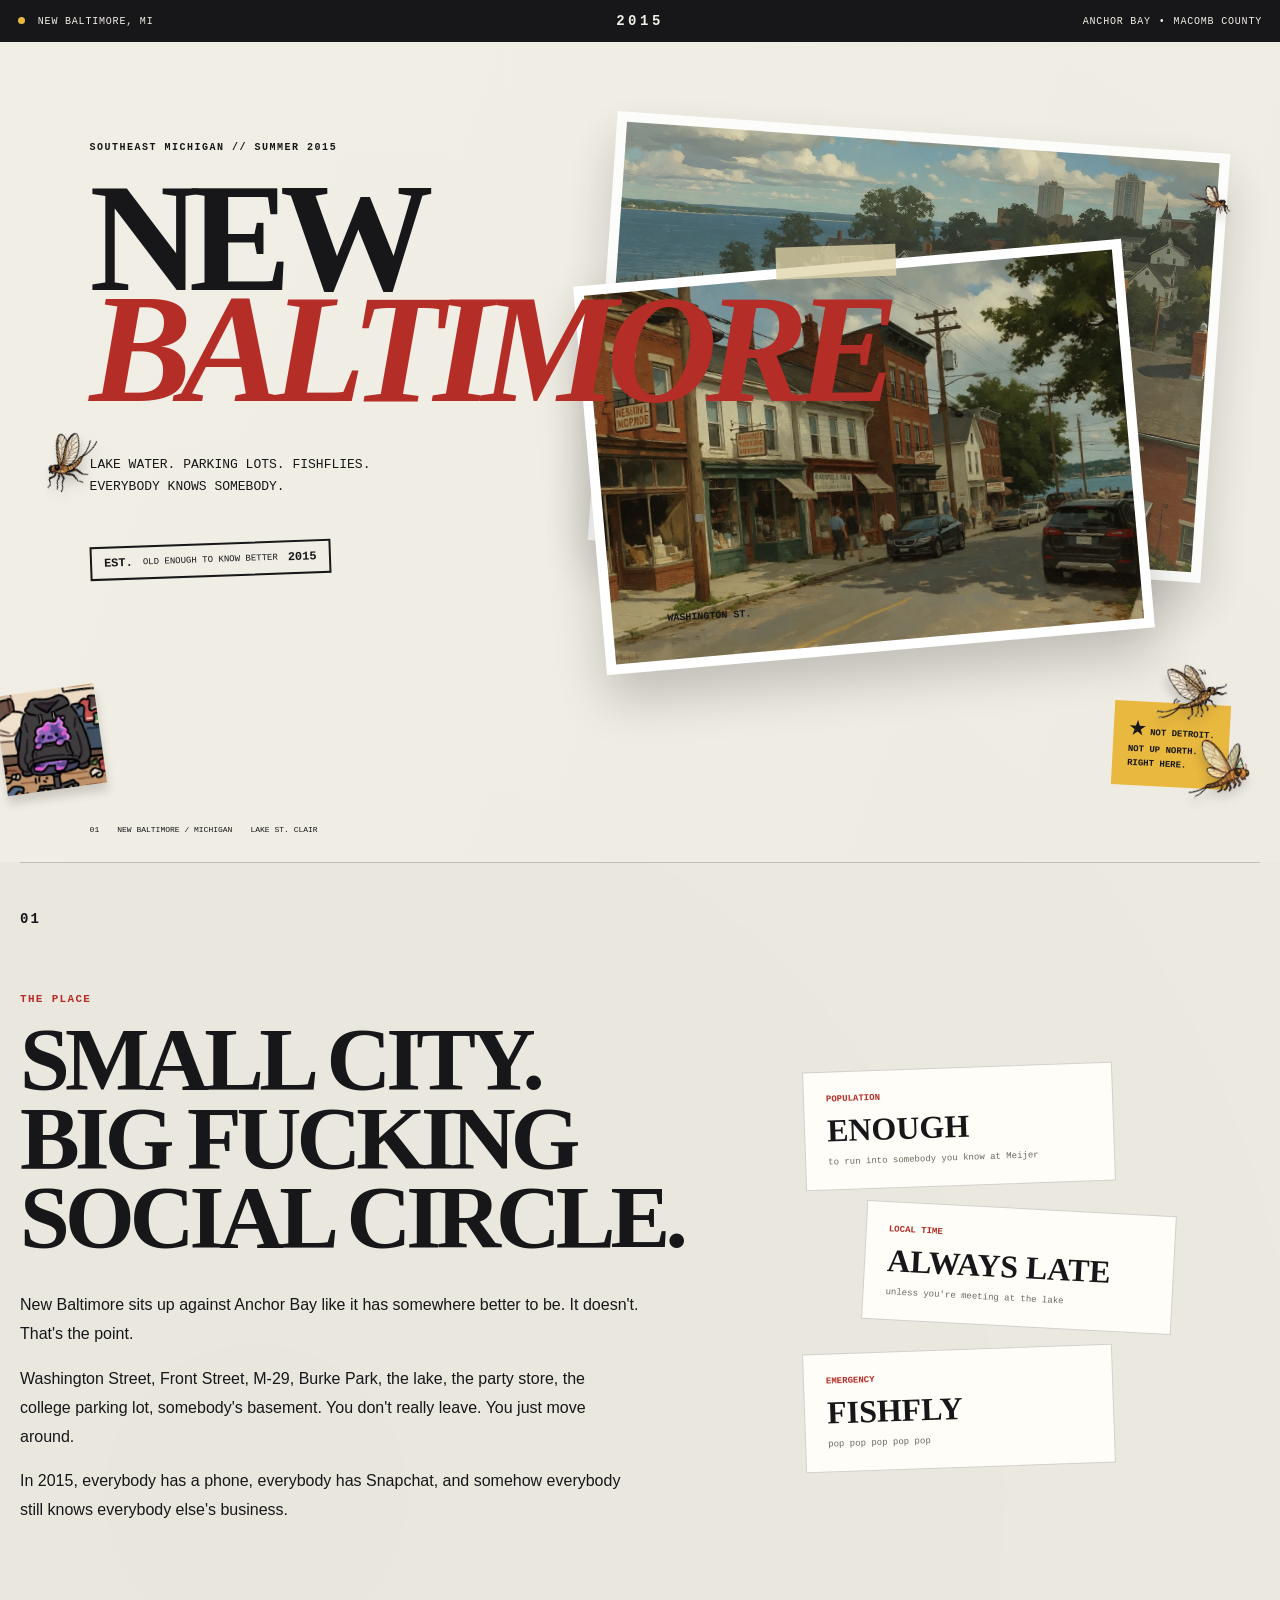
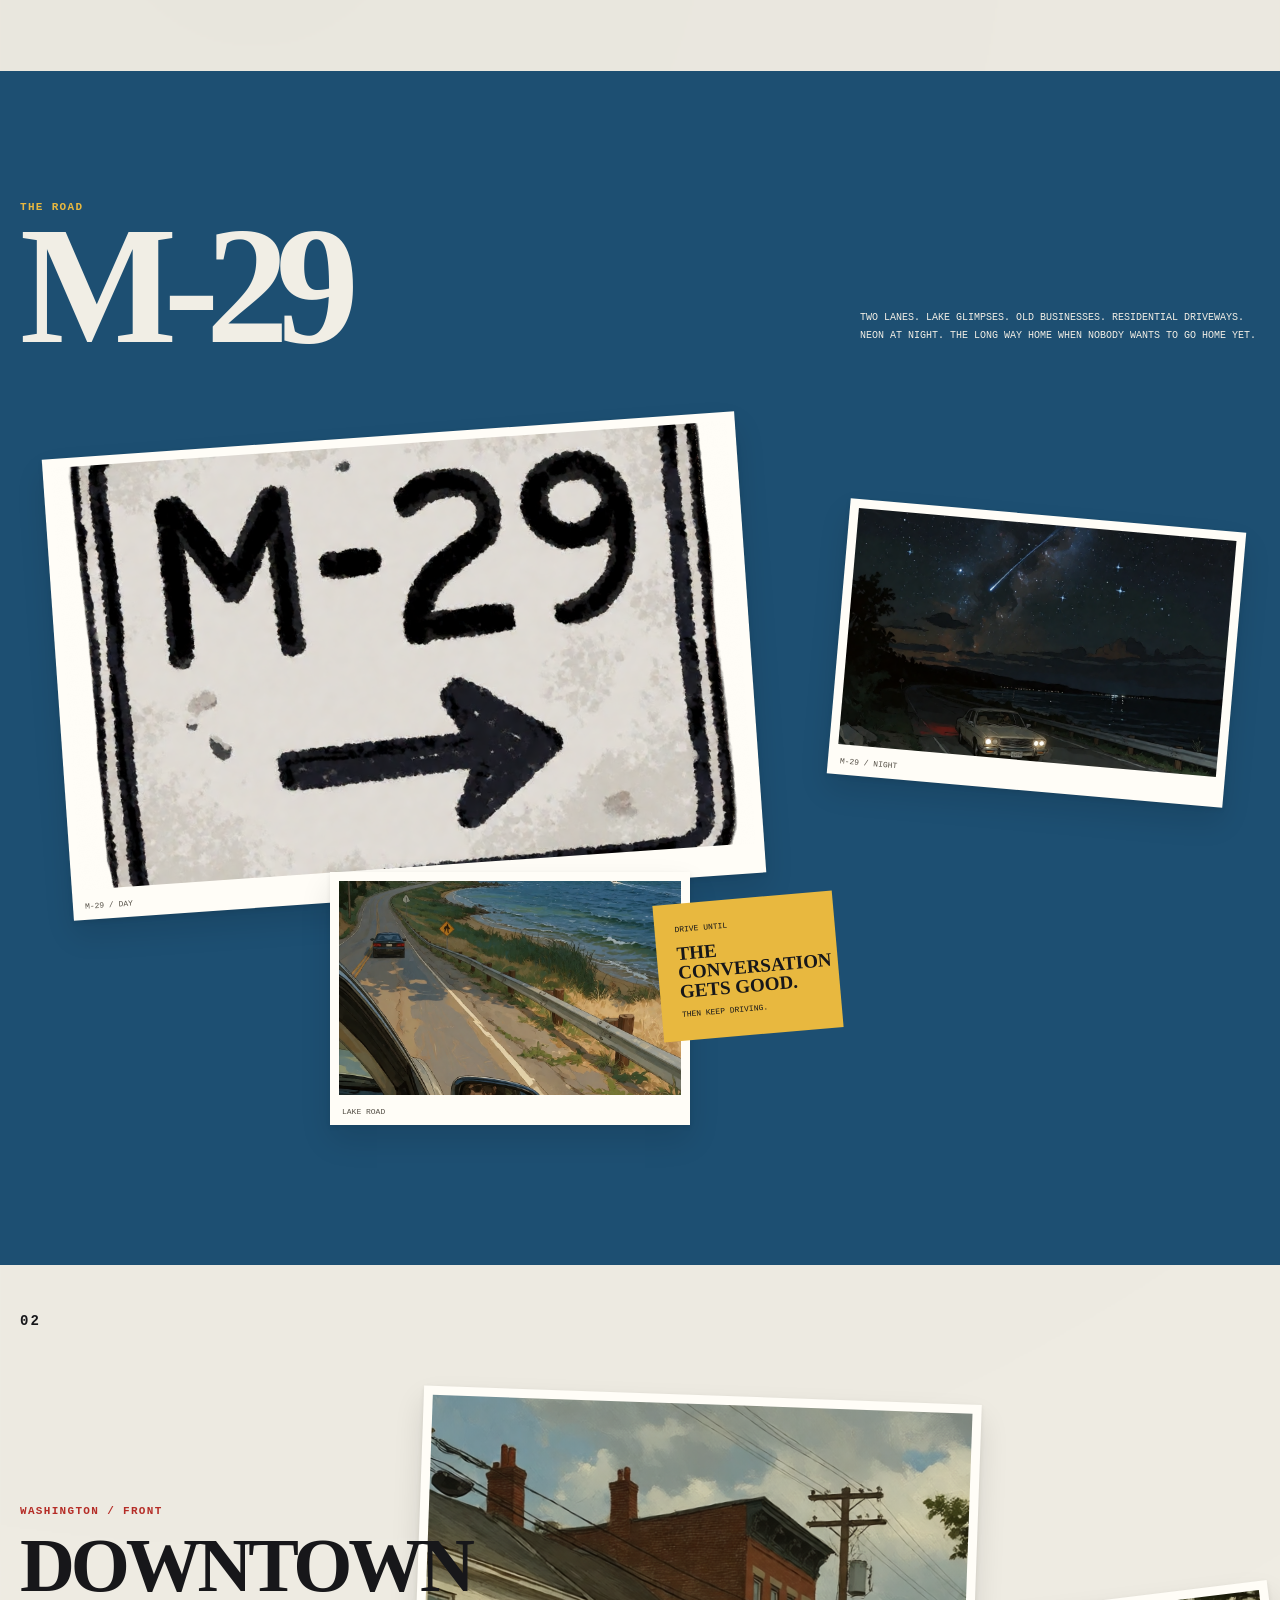
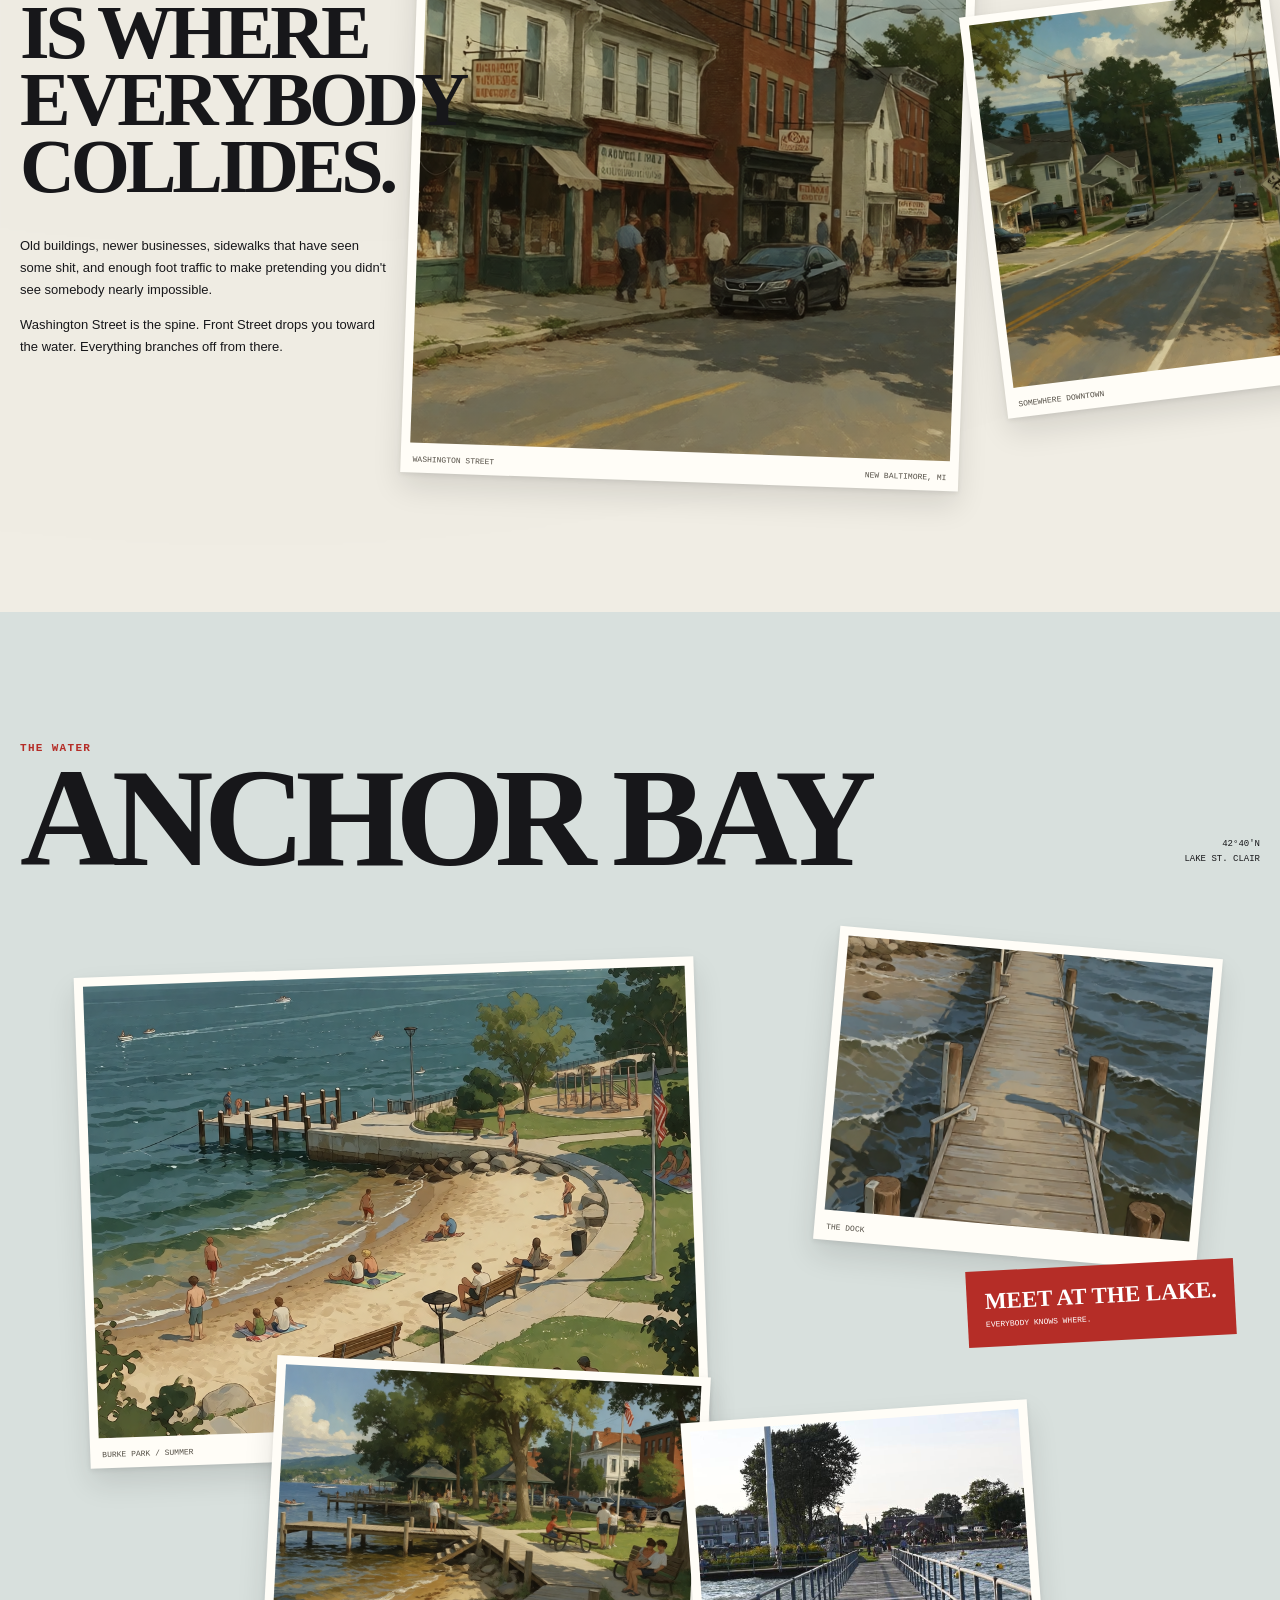
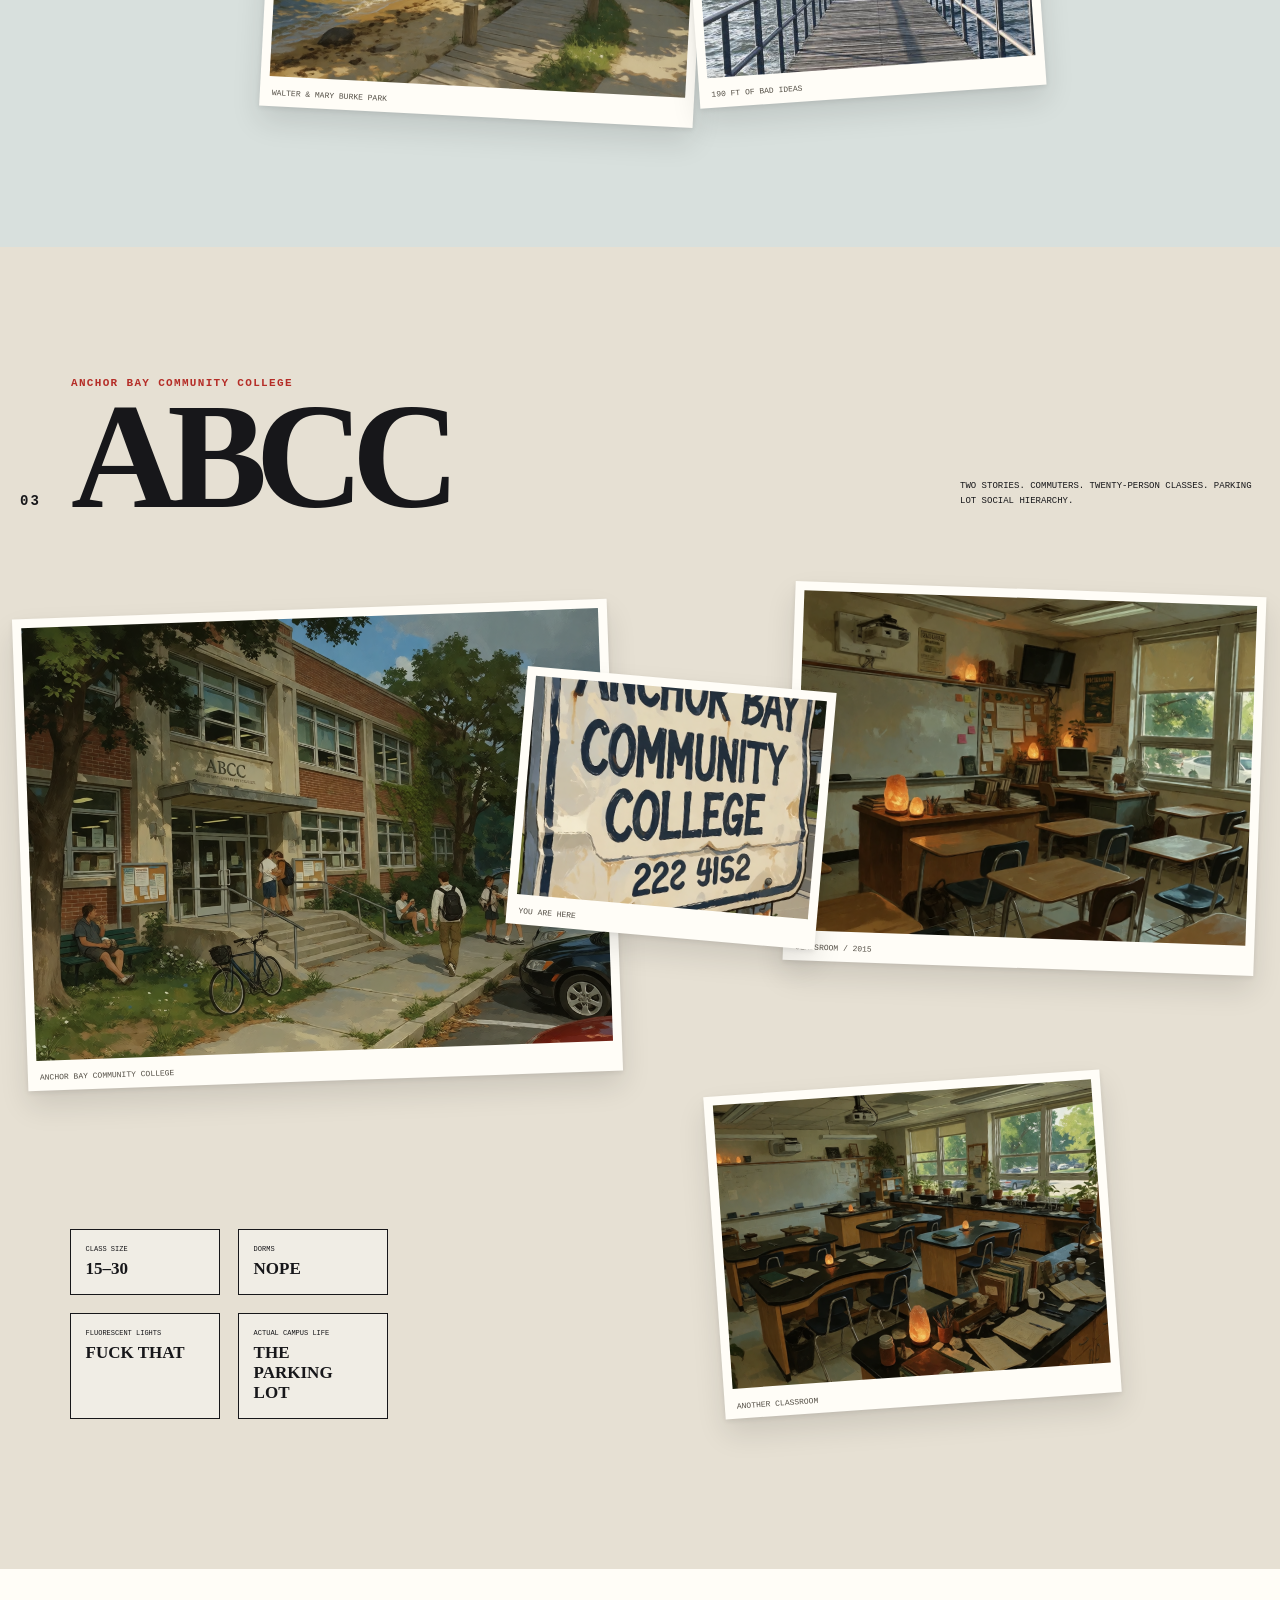
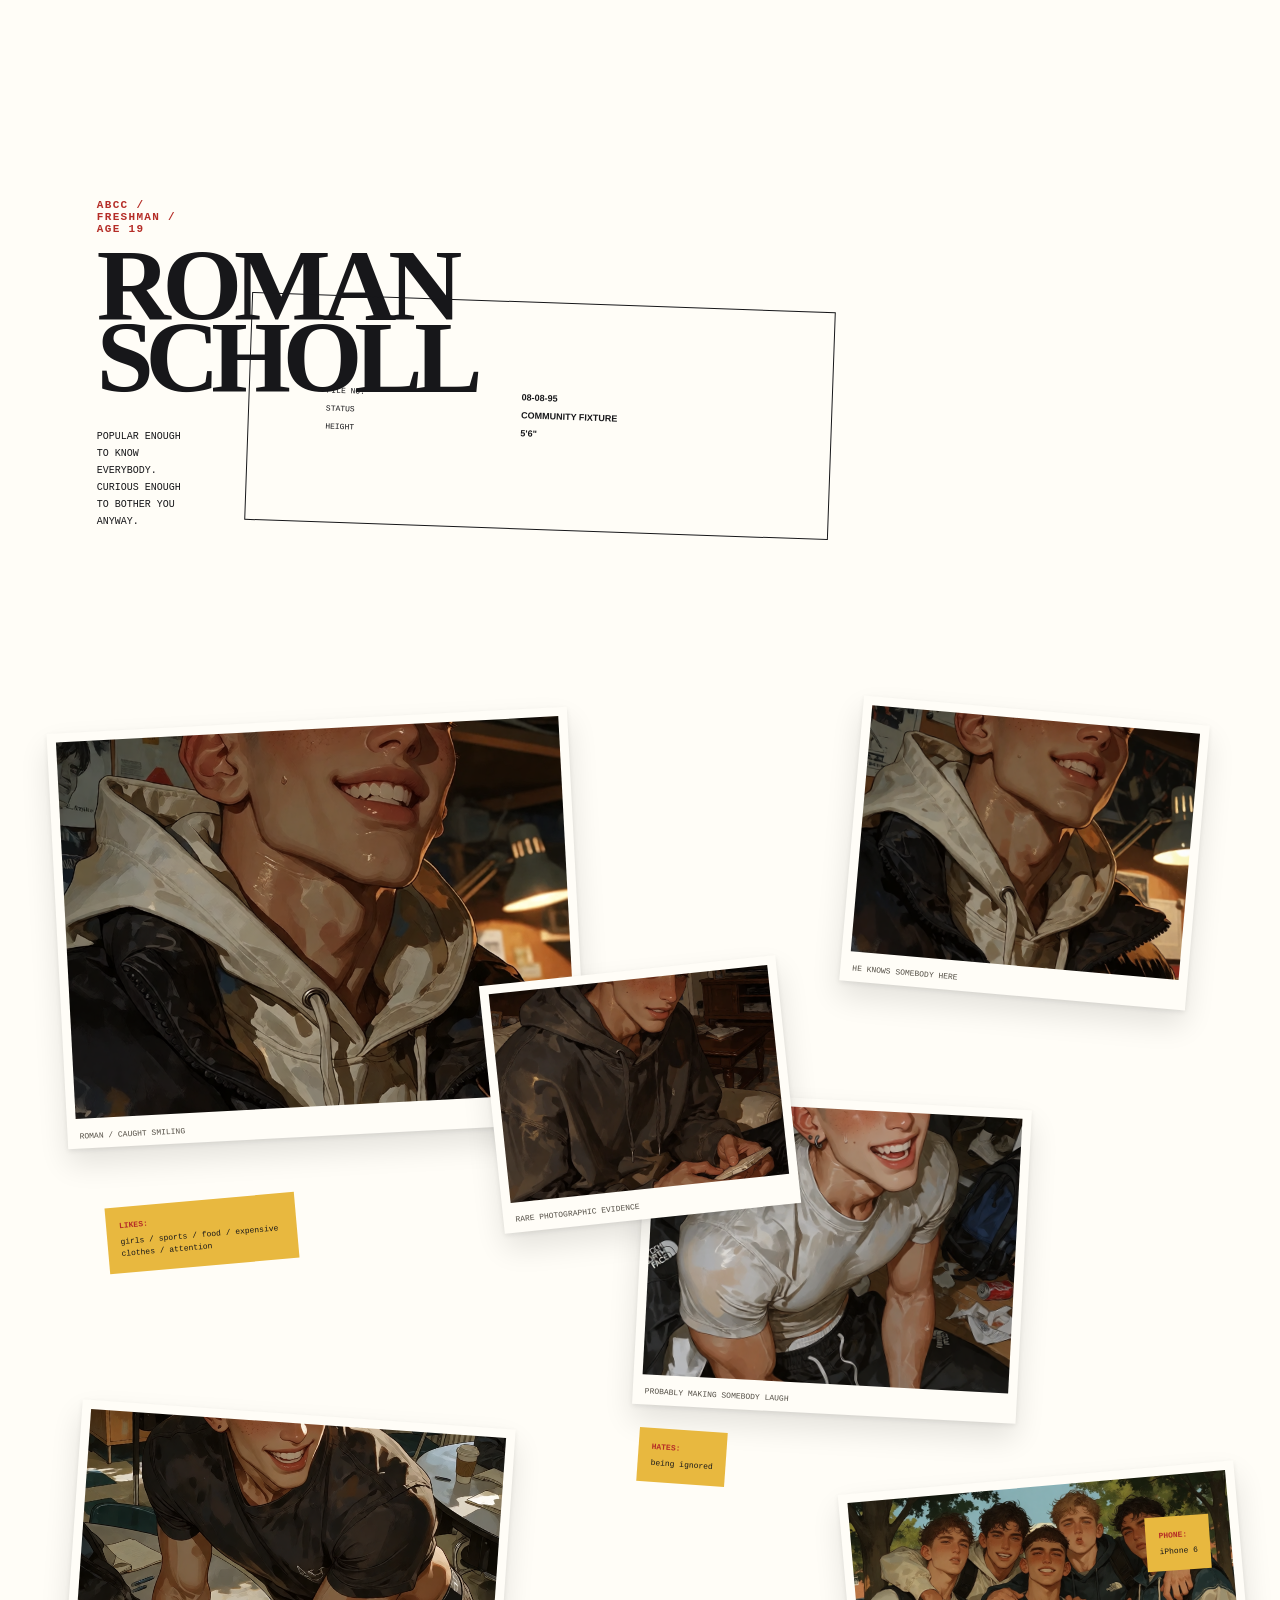
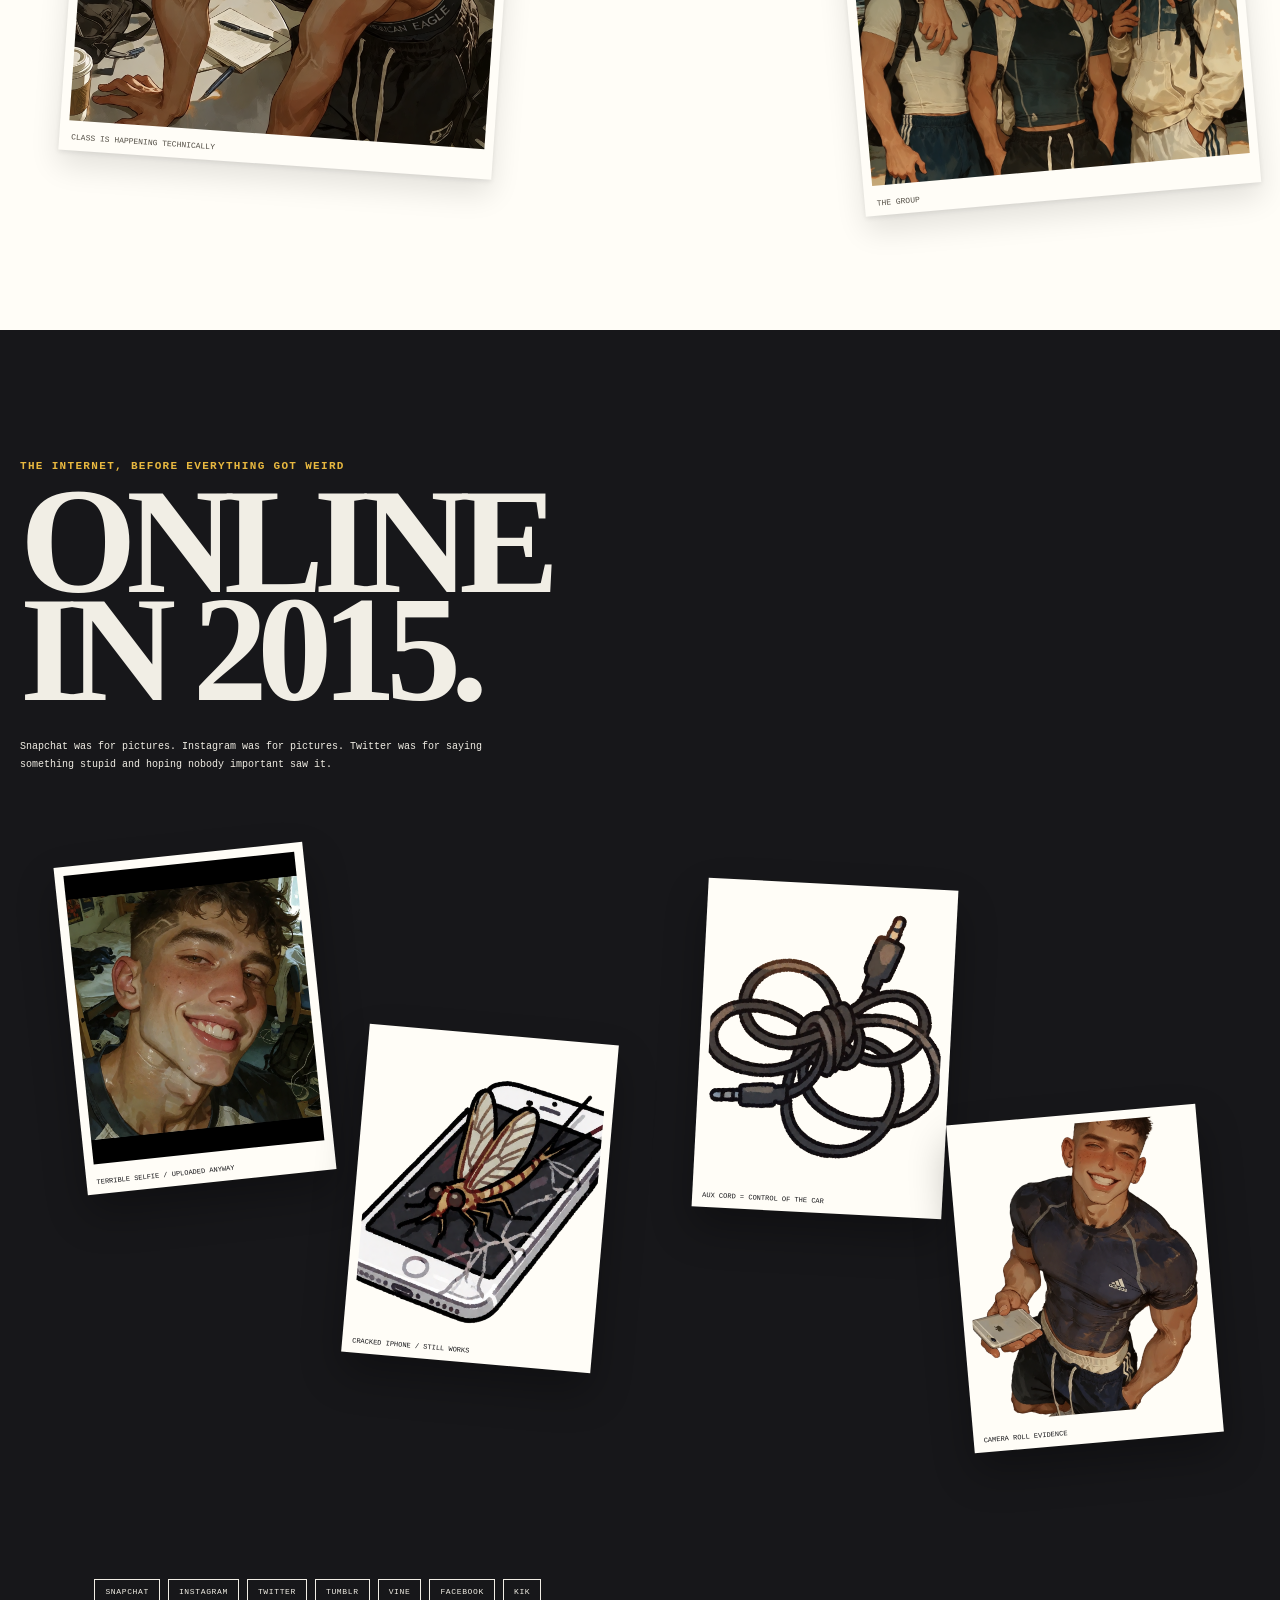
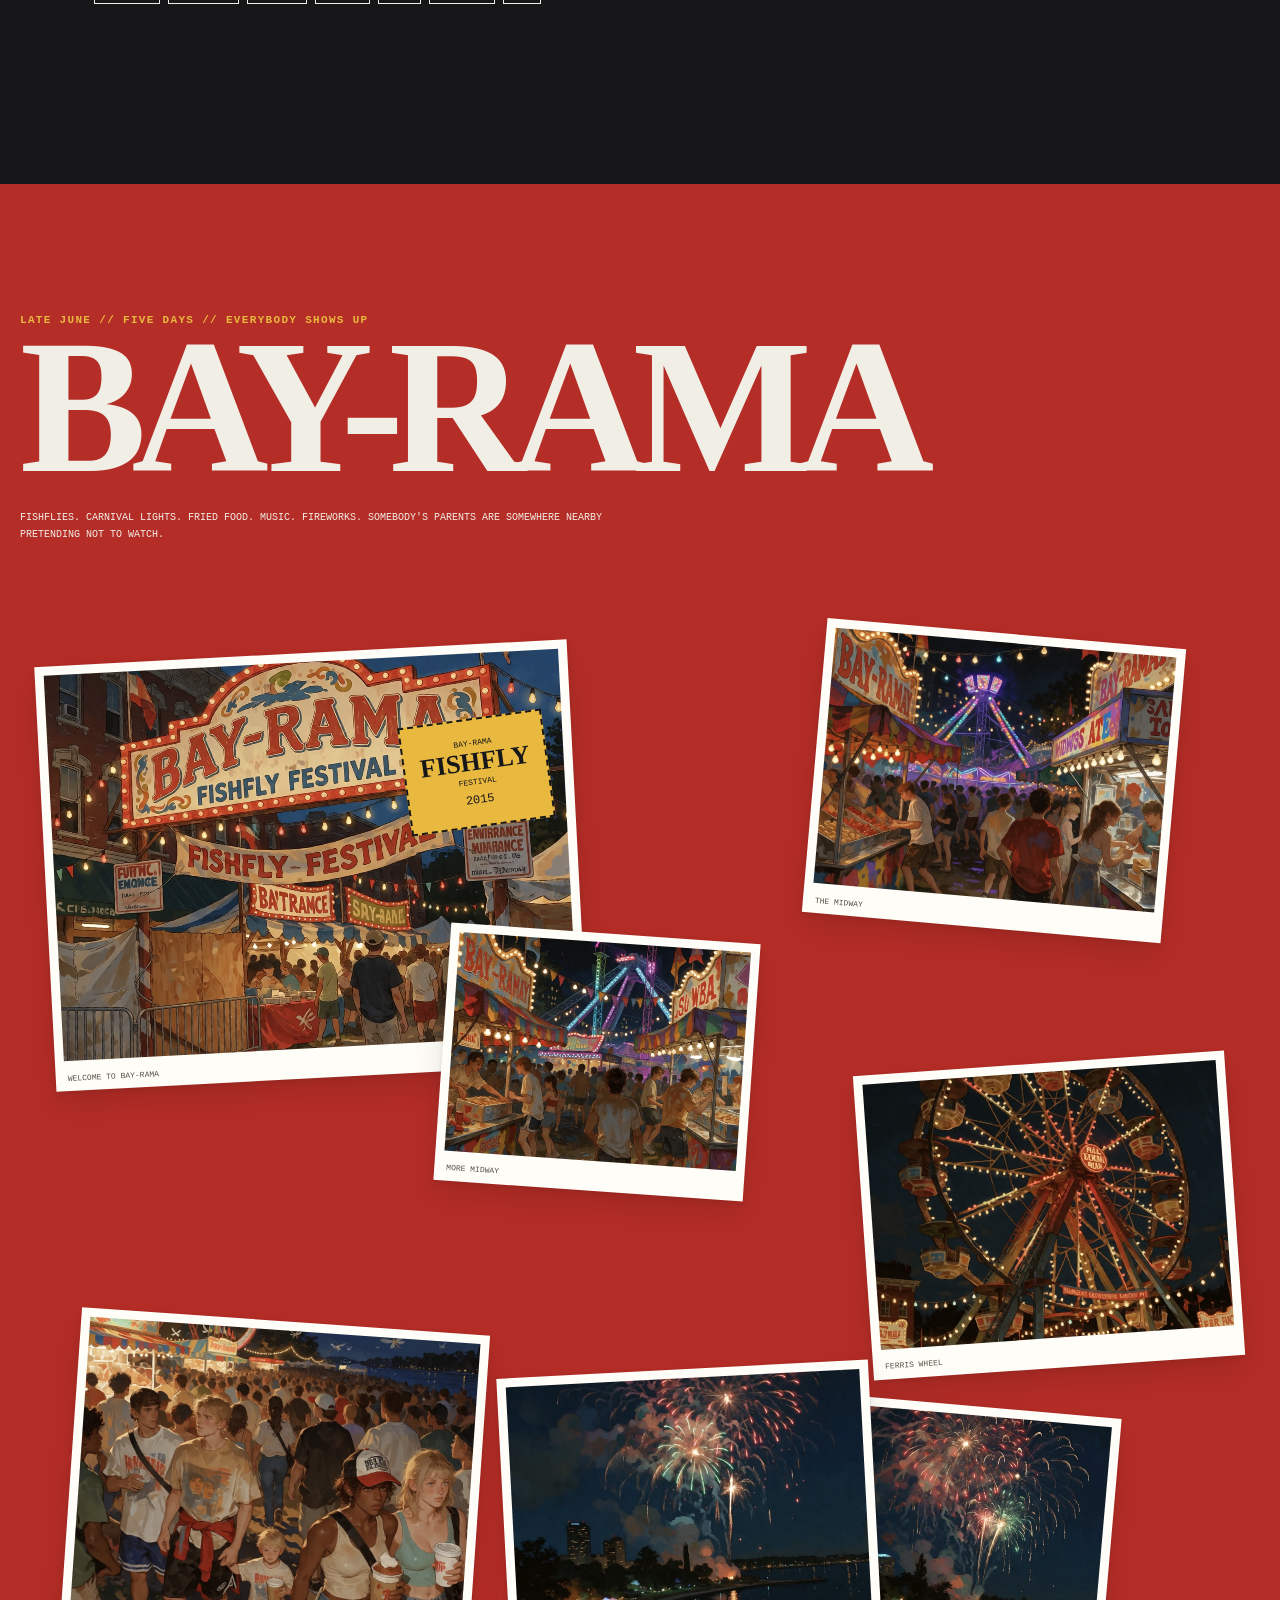
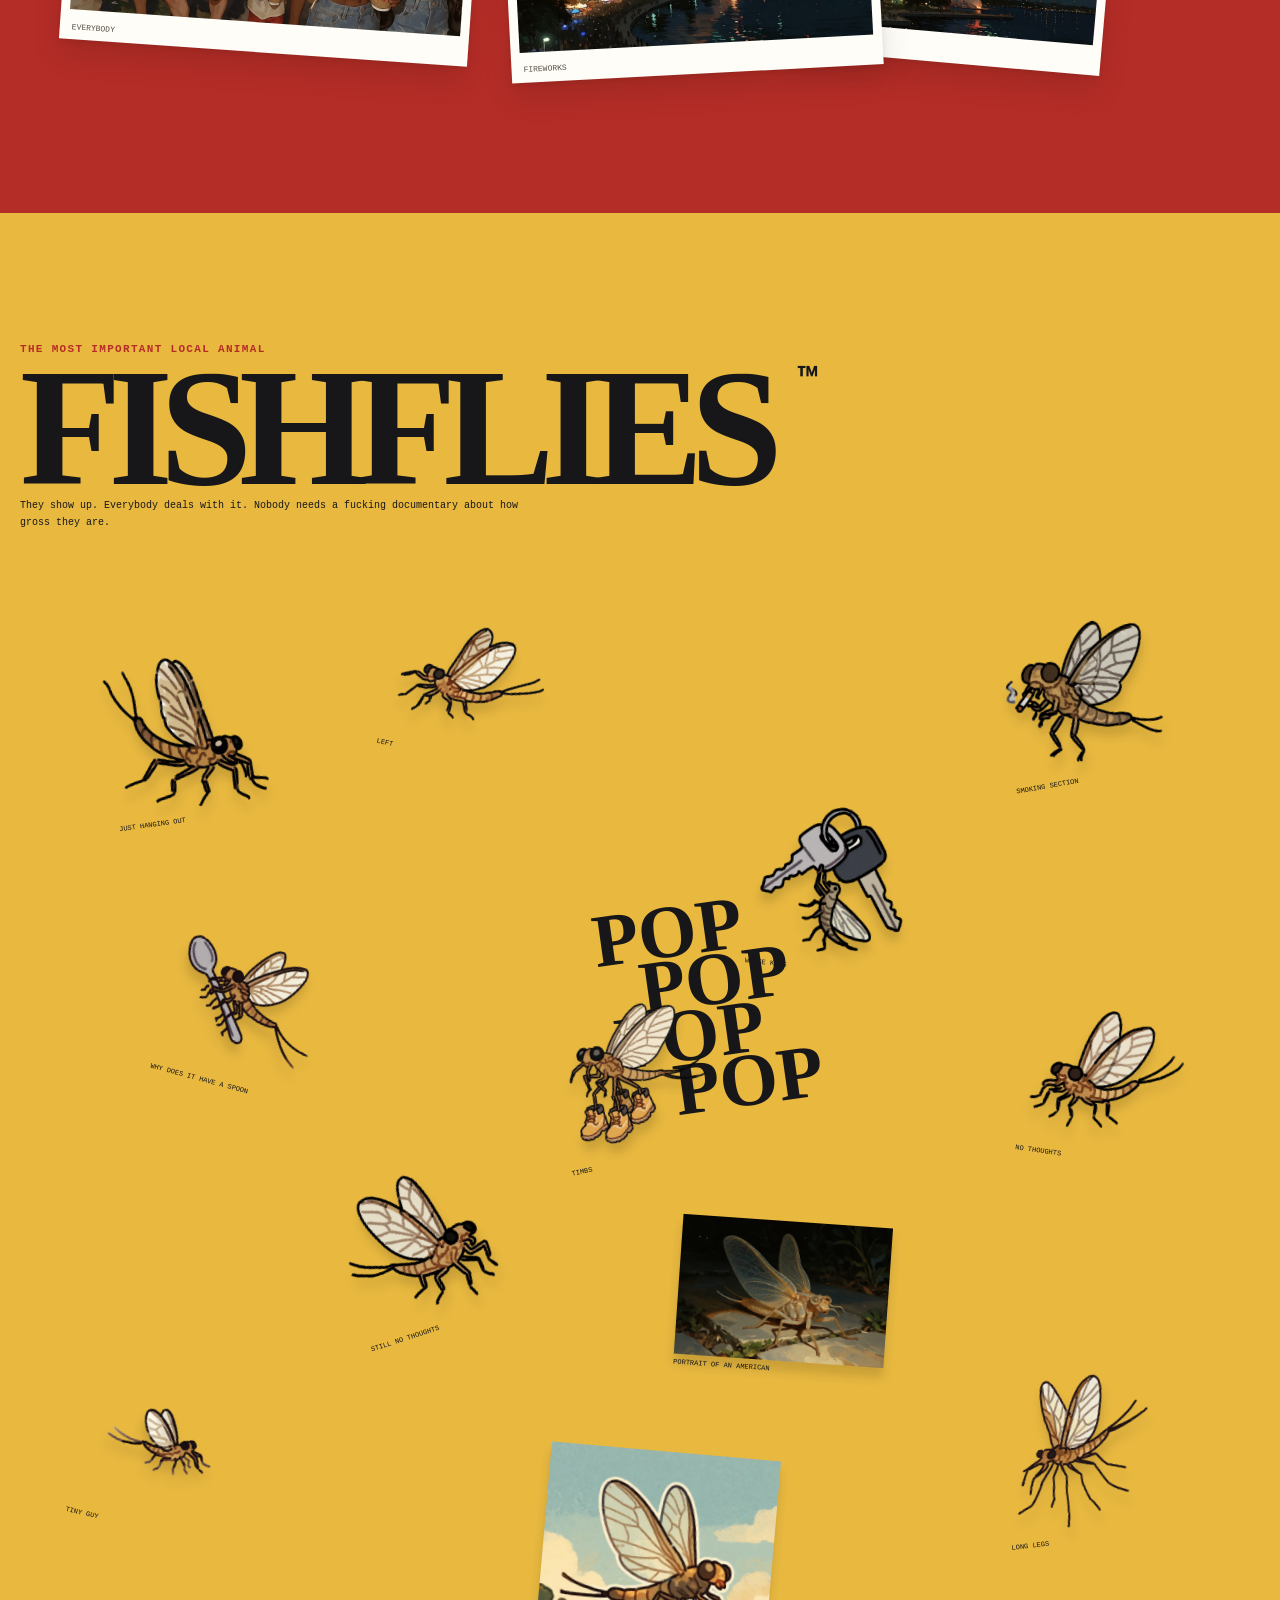
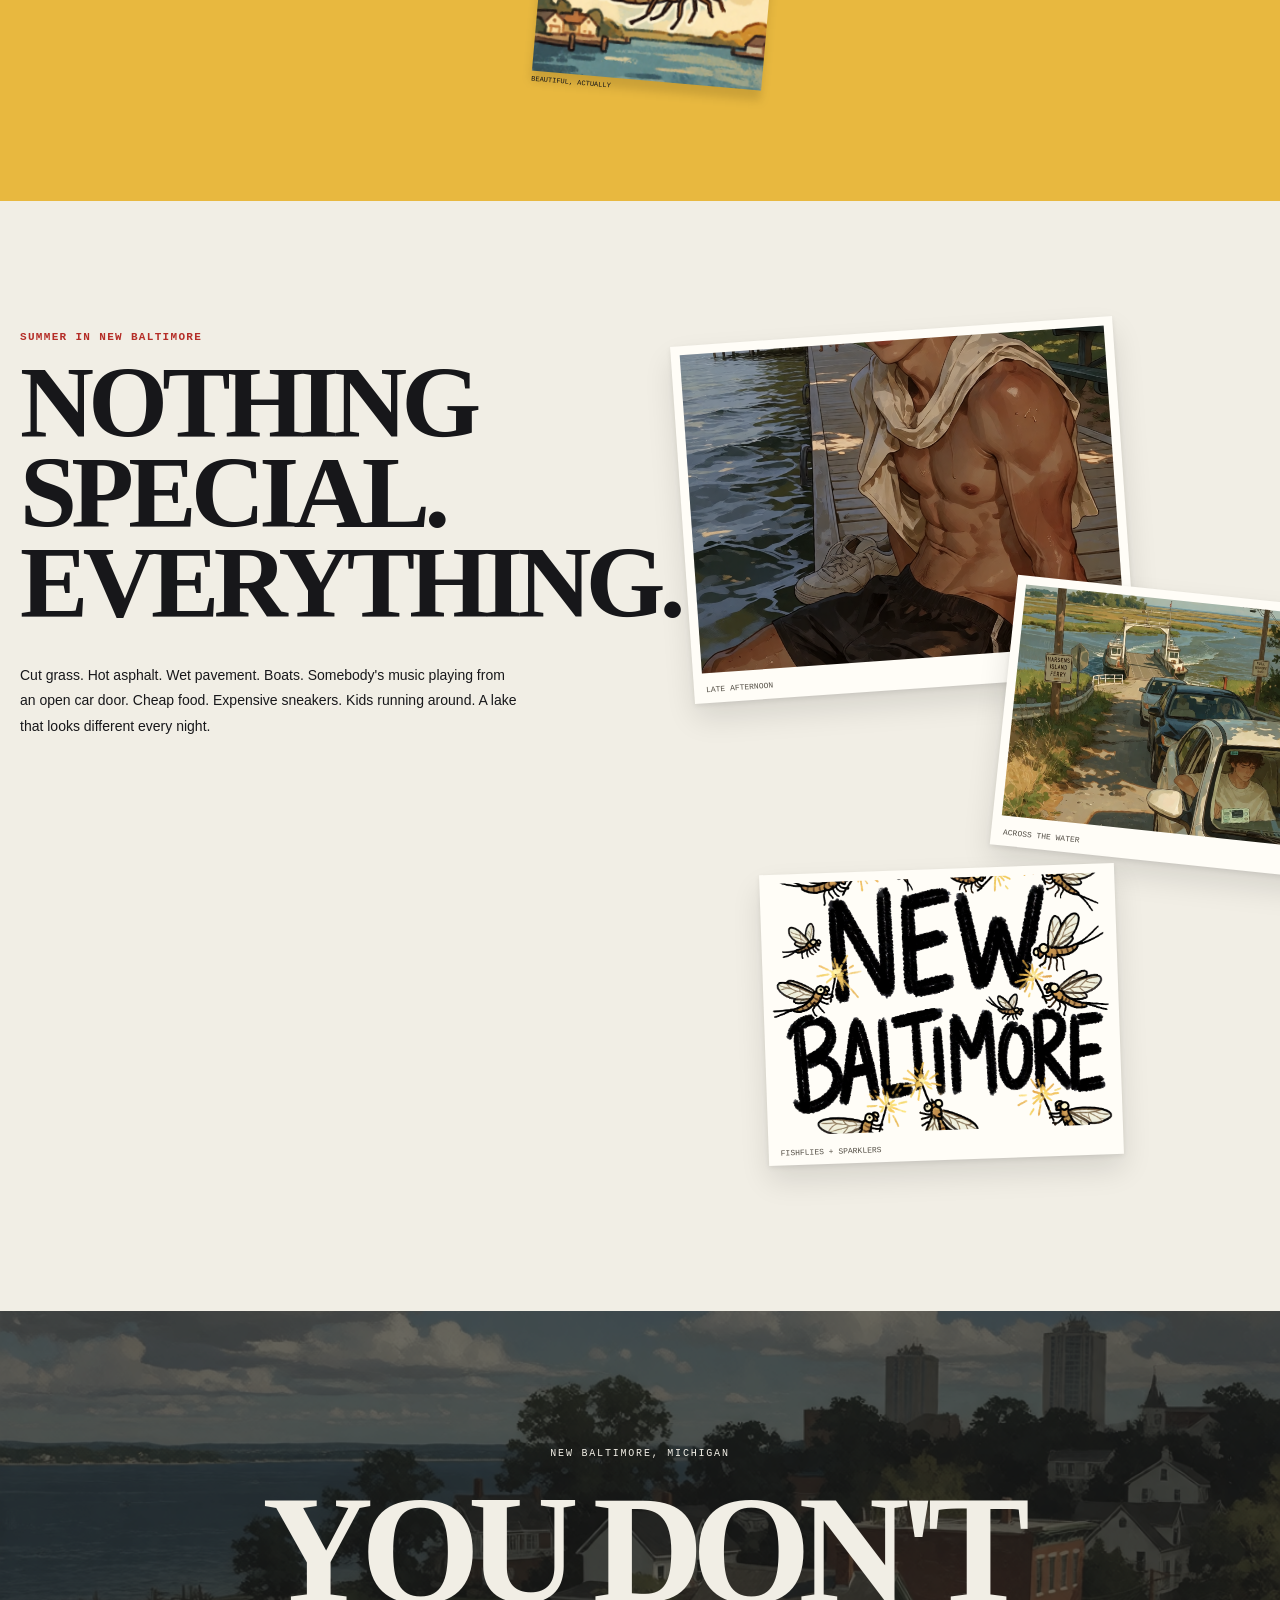
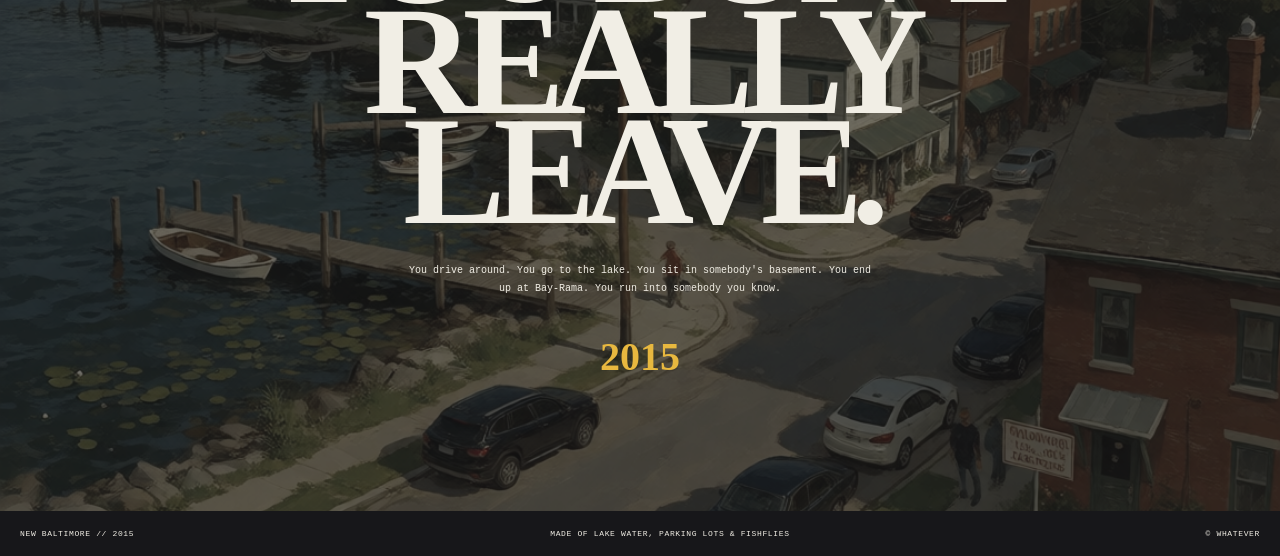
<file: index.html>
<!doctype html>
<html lang="en">
<head>
  <meta charset="utf-8">
  <meta name="viewport" content="width=device-width, initial-scale=1">

  <title>new baltimore // 2015</title>

  <meta
    name="description"
    content="New Baltimore, Michigan // 2015. Anchor Bay, ABCC, Roman, Bay-Rama, fishflies, M-29, and everybody who knew everybody."
  >

  <link rel="stylesheet" href="style.css">
</head>

<body>

  <div class="site-noise"></div>

  <!-- =========================================================
       TOP BAR
       ========================================================= -->

  <header class="topbar">
    <div class="topbar-left">
      <span class="tiny-dot"></span>
      <span>NEW BALTIMORE, MI</span>
    </div>

    <div class="topbar-center">
      <span>2015</span>
    </div>

    <div class="topbar-right">
      <span>ANCHOR BAY</span>
      <span>•</span>
      <span>MACOMB COUNTY</span>
    </div>
  </header>


  <!-- =========================================================
       HERO
       ========================================================= -->

  <main>

    <section class="hero">

      <div class="hero-photo hero-photo-back">
        <img src="anchor%20bay.PNG" alt="Anchor Bay">
      </div>

      <div class="hero-photo hero-photo-main">
        <img src="downtown.PNG" alt="Downtown New Baltimore">
        <span class="photo-tape"></span>
        <span class="photo-label">WASHINGTON ST.</span>
      </div>

      <div class="hero-copy">
        <p class="eyebrow">SOUTHEAST MICHIGAN // SUMMER 2015</p>

        <h1>
          NEW<br>
          <span>BALTIMORE</span>
        </h1>

        <p class="hero-sub">
          lake water. parking lots. fishflies.<br>
          everybody knows somebody.
        </p>

        <div class="hero-stamp">
          <strong>EST.</strong>
          <span>OLD ENOUGH TO KNOW BETTER</span>
          <strong>2015</strong>
        </div>
      </div>

      <div class="hero-note">
        <span>★</span>
        NOT DETROIT.<br>
        NOT UP NORTH.<br>
        RIGHT HERE.
      </div>

      <div class="hero-caption">
        <span>01</span>
        <span>new baltimore / michigan</span>
        <span>lake st. clair</span>
      </div>

    </section>


    <!-- =======================================================
         INTRO
         ======================================================= -->

    <section class="intro section">

      <div class="section-number">01</div>

      <div class="intro-copy">
        <p class="kicker">THE PLACE</p>

        <h2>
          SMALL CITY.<br>
          BIG FUCKING<br>
          SOCIAL CIRCLE.
        </h2>

        <p>
          New Baltimore sits up against Anchor Bay like it has somewhere
          better to be. It doesn't. That's the point.
        </p>

        <p>
          Washington Street, Front Street, M-29, Burke Park, the lake,
          the party store, the college parking lot, somebody's basement.
          You don't really leave. You just move around.
        </p>

        <p>
          In 2015, everybody has a phone, everybody has Snapchat, and
          somehow everybody still knows everybody else's business.
        </p>
      </div>

      <div class="intro-side">

        <div class="mini-card">
          <span class="mini-label">POPULATION</span>
          <strong>ENOUGH</strong>
          <small>to run into somebody you know at Meijer</small>
        </div>

        <div class="mini-card crooked">
          <span class="mini-label">LOCAL TIME</span>
          <strong>ALWAYS LATE</strong>
          <small>unless you're meeting at the lake</small>
        </div>

        <div class="mini-card">
          <span class="mini-label">EMERGENCY</span>
          <strong>FISHFLY</strong>
          <small>pop pop pop pop pop</small>
        </div>

      </div>

    </section>


    <!-- =======================================================
         STREET / M29
         ======================================================= -->

    <section class="street section">

      <div class="street-heading">
        <div>
          <p class="kicker">THE ROAD</p>
          <h2>M-29</h2>
        </div>

        <p class="street-description">
          Two lanes. Lake glimpses. Old businesses. Residential driveways.
          Neon at night. The long way home when nobody wants to go home yet.
        </p>
      </div>

      <div class="street-collage">

        <figure class="photo photo-large tilt-left">
          <img src="m29.PNG" alt="M-29">
          <figcaption>M-29 / DAY</figcaption>
        </figure>

        <figure class="photo photo-tall tilt-right">
          <img src="m29%20night.PNG" alt="M-29 at night">
          <figcaption>M-29 / NIGHT</figcaption>
        </figure>

        <figure class="photo photo-small tilt-left-2">
          <img src="m29%20road.PNG" alt="M-29 road">
          <figcaption>LAKE ROAD</figcaption>
        </figure>

        <div class="road-note">
          <span>DRIVE UNTIL</span>
          <strong>THE CONVERSATION<br>GETS GOOD.</strong>
          <span>THEN KEEP DRIVING.</span>
        </div>

      </div>

    </section>


    <!-- =======================================================
         DOWNTOWN
         ======================================================= -->

    <section class="downtown section">

      <div class="section-number">02</div>

      <div class="downtown-grid">

        <div class="downtown-copy">
          <p class="kicker">WASHINGTON / FRONT</p>

          <h2>
            DOWNTOWN<br>
            IS WHERE<br>
            EVERYBODY<br>
            COLLIDES.
          </h2>

          <p>
            Old buildings, newer businesses, sidewalks that have seen
            some shit, and enough foot traffic to make pretending you
            didn't see somebody nearly impossible.
          </p>

          <p>
            Washington Street is the spine. Front Street drops you toward
            the water. Everything branches off from there.
          </p>
        </div>

        <figure class="photo downtown-main">
          <img src="downtown.PNG" alt="New Baltimore downtown">
          <figcaption>
            <span>WASHINGTON STREET</span>
            <span>NEW BALTIMORE, MI</span>
          </figcaption>
        </figure>

        <figure class="photo downtown-small">
          <img src="some%20street.PNG" alt="New Baltimore street">
          <figcaption>somewhere downtown</figcaption>
        </figure>

      </div>

    </section>


    <!-- =======================================================
         BURKE PARK / LAKE
         ======================================================= -->

    <section class="water section">

      <div class="water-header">
        <div>
          <p class="kicker">THE WATER</p>
          <h2>ANCHOR BAY</h2>
        </div>

        <span class="water-coordinate">
          42°40′N<br>
          LAKE ST. CLAIR
        </span>
      </div>

      <div class="water-collage">

        <figure class="photo water-main">
          <img src="beach.PNG" alt="Anchor Bay beach">
          <figcaption>burke park / summer</figcaption>
        </figure>

        <figure class="photo water-dock">
          <img src="dock.PNG" alt="Dock on Anchor Bay">
          <figcaption>THE DOCK</figcaption>
        </figure>

        <figure class="photo water-real">
          <img src="real%20dock.JPG" alt="Real dock">
          <figcaption>190 FT OF BAD IDEAS</figcaption>
        </figure>

        <figure class="photo water-burke">
          <img src="burke%20park.PNG" alt="Burke Park">
          <figcaption>WALTER & MARY BURKE PARK</figcaption>
        </figure>

        <div class="water-note">
          <strong>MEET AT THE LAKE.</strong>
          <span>EVERYBODY KNOWS WHERE.</span>
        </div>

      </div>

    </section>


    <!-- =======================================================
         ABCC
         ======================================================= -->

    <section class="college section">

      <div class="college-title">
        <div class="section-number">03</div>

        <div>
          <p class="kicker">ANCHOR BAY COMMUNITY COLLEGE</p>
          <h2>ABCC</h2>
        </div>

        <p>
          Two stories. Commuters. Twenty-person classes.
          Parking lot social hierarchy.
        </p>
      </div>

      <div class="college-grid">

        <figure class="photo college-building">
          <img src="ABCC.PNG" alt="Anchor Bay Community College">
          <figcaption>ANCHOR BAY COMMUNITY COLLEGE</figcaption>
        </figure>

        <figure class="photo college-sign">
          <img src="abcc%20sign.PNG" alt="ABCC sign">
          <figcaption>YOU ARE HERE</figcaption>
        </figure>

        <figure class="photo classroom">
          <img src="classroom.PNG" alt="ABCC classroom">
          <figcaption>CLASSROOM / 2015</figcaption>
        </figure>

        <figure class="photo classroom-two">
          <img src="classroom2%3F%3F.PNG" alt="ABCC classroom">
          <figcaption>ANOTHER CLASSROOM</figcaption>
        </figure>

        <div class="college-facts">

          <div>
            <span>CLASS SIZE</span>
            <strong>15–30</strong>
          </div>

          <div>
            <span>DORMS</span>
            <strong>NOPE</strong>
          </div>

          <div>
            <span>FLUORESCENT LIGHTS</span>
            <strong>FUCK THAT</strong>
          </div>

          <div>
            <span>ACTUAL CAMPUS LIFE</span>
            <strong>THE PARKING LOT</strong>
          </div>

        </div>

      </div>

    </section>


    <!-- =======================================================
         ROMAN
         ======================================================= -->

    <section class="roman section">

      <div class="roman-intro">

        <div class="roman-title">
          <p class="kicker">ABCC / FRESHMAN / AGE 19</p>

          <h2>
            ROMAN<br>
            SCHOLL
          </h2>

          <p class="roman-tagline">
            popular enough to know everybody.<br>
            curious enough to bother you anyway.
          </p>
        </div>

        <div class="roman-file">
          <span>FILE NO.</span>
          <strong>08-08-95</strong>
          <span>STATUS</span>
          <strong>COMMUNITY FIXTURE</strong>
          <span>HEIGHT</span>
          <strong>5'6"</strong>
        </div>

      </div>


      <div class="roman-collage">

        <figure class="photo roman-big">
          <img src="roman%20smile1.PNG" alt="Roman smiling">
          <figcaption>roman / caught smiling</figcaption>
        </figure>

        <figure class="photo roman-second">
          <img src="roman%20smile2.PNG" alt="Roman smiling">
          <figcaption>he knows somebody here</figcaption>
        </figure>

        <figure class="photo roman-soft">
          <img src="soft%20roman.PNG" alt="Roman">
          <figcaption>rare photographic evidence</figcaption>
        </figure>

        <figure class="photo roman-laugh">
          <img src="laughing%20roman.PNG" alt="Roman laughing">
          <figcaption>probably making somebody laugh</figcaption>
        </figure>

        <figure class="photo roman-desk">
          <img src="roman%20leaning%20over%20desk.PNG" alt="Roman leaning over a desk">
          <figcaption>class is happening technically</figcaption>
        </figure>

        <figure class="photo roman-friends">
          <img src="roman%20friend%20group%20pic.PNG" alt="Roman and friends">
          <figcaption>THE GROUP</figcaption>
        </figure>

        <div class="roman-note note-one">
          <span>LIKES:</span>
          girls / sports / food / expensive clothes / attention
        </div>

        <div class="roman-note note-two">
          <span>HATES:</span>
          being ignored
        </div>

        <div class="roman-note note-three">
          <span>PHONE:</span>
          iPhone 6
        </div>

      </div>

    </section>


    <!-- =======================================================
         2015 INTERNET
         ======================================================= -->

    <section class="internet section">

      <div class="internet-header">
        <p class="kicker">THE INTERNET, BEFORE EVERYTHING GOT WEIRD</p>

        <h2>
          ONLINE<br>
          IN 2015.
        </h2>

        <p>
          Snapchat was for pictures. Instagram was for pictures.
          Twitter was for saying something stupid and hoping nobody
          important saw it.
        </p>
      </div>

      <div class="internet-grid">

        <figure class="tech-card tech-phone">
          <img src="terrible%20selfie.PNG" alt="Terrible selfie">
          <figcaption>terrible selfie / uploaded anyway</figcaption>
        </figure>

        <figure class="tech-card">
          <img src="cracked.PNG" alt="Cracked phone">
          <figcaption>cracked iPhone / still works</figcaption>
        </figure>

        <figure class="tech-card tech-aux">
          <img src="aux%20cord.PNG" alt="AUX cord">
          <figcaption>AUX CORD = CONTROL OF THE CAR</figcaption>
        </figure>

        <figure class="tech-card">
          <img src="sticker%20smile%20iphone.PNG" alt="iPhone sticker">
          <figcaption>camera roll evidence</figcaption>
        </figure>

        <div class="internet-list">
          <span>SNAPCHAT</span>
          <span>INSTAGRAM</span>
          <span>TWITTER</span>
          <span>TUMBLR</span>
          <span>VINE</span>
          <span>FACEBOOK</span>
          <span>KIK</span>
        </div>

      </div>

    </section>


    <!-- =======================================================
         BAY-RAMA
         ======================================================= -->

    <section class="bayrama section">

      <div class="bayrama-title">
        <p class="kicker">LATE JUNE // FIVE DAYS // EVERYBODY SHOWS UP</p>
        <h2>BAY-RAMA</h2>

        <p>
          Fishflies. Carnival lights. Fried food. Music. Fireworks.
          Somebody's parents are somewhere nearby pretending not to watch.
        </p>
      </div>

      <div class="bayrama-collage">

        <figure class="photo bay-entrance">
          <img src="bayrama%20entrance.PNG" alt="Bay-Rama entrance">
          <figcaption>WELCOME TO BAY-RAMA</figcaption>
        </figure>

        <figure class="photo bay-midway">
          <img src="midway.PNG" alt="Bay-Rama midway">
          <figcaption>THE MIDWAY</figcaption>
        </figure>

        <figure class="photo bay-midway-two">
          <img src="midway%202.PNG" alt="Bay-Rama midway">
          <figcaption>MORE MIDWAY</figcaption>
        </figure>

        <figure class="photo bay-ferris">
          <img src="ferris%20wheel.PNG" alt="Ferris wheel">
          <figcaption>FERRIS WHEEL</figcaption>
        </figure>

        <figure class="photo bay-crowd">
          <img src="festival%20crowd.PNG" alt="Festival crowd">
          <figcaption>EVERYBODY</figcaption>
        </figure>

        <figure class="photo bay-firework-one">
          <img src="fireworks%201.PNG" alt="Bay-Rama fireworks">
          <figcaption>FIREWORKS</figcaption>
        </figure>

        <figure class="photo bay-firework-two">
          <img src="fireworks%202.PNG" alt="Bay-Rama fireworks">
          <figcaption>MORE FIREWORKS</figcaption>
        </figure>

        <div class="bayrama-ticket">
          <span>BAY-RAMA</span>
          <strong>FISHFLY</strong>
          <small>FESTIVAL</small>
          <em>2015</em>
        </div>

      </div>

    </section>


    <!-- =======================================================
         FISHFLY HELL
         ======================================================= -->

    <section class="fishflies section">

      <div class="fish-header">
        <p class="kicker">THE MOST IMPORTANT LOCAL ANIMAL</p>

        <h2>
          FISHFLIES
          <span>™</span>
        </h2>

        <p>
          They show up. Everybody deals with it. Nobody needs a fucking
          documentary about how gross they are.
        </p>
      </div>

      <div class="fishfly-wall">

        <figure class="fish fish-one">
          <img src="fishfly%20right.PNG" alt="Fishfly">
          <figcaption>just hanging out</figcaption>
        </figure>

        <figure class="fish fish-two">
          <img src="left%20fishfly.PNG" alt="Fishfly">
          <figcaption>left</figcaption>
        </figure>

        <figure class="fish fish-three">
          <img src="fishfly%20cigarette.PNG" alt="Fishfly with cigarette">
          <figcaption>smoking section</figcaption>
        </figure>

        <figure class="fish fish-four">
          <img src="fishfly%20keys.PNG" alt="Fishfly with keys">
          <figcaption>WHOSE KEYS</figcaption>
        </figure>

        <figure class="fish fish-five">
          <img src="fishfly%20spoon%20left.PNG" alt="Fishfly with spoon">
          <figcaption>why does it have a spoon</figcaption>
        </figure>

        <figure class="fish fish-six">
          <img src="timberland%20fishfly%20.PNG" alt="Fishfly">
          <figcaption>timbs</figcaption>
        </figure>

        <figure class="fish fish-seven">
          <img src="dumb%20ff%20left.PNG" alt="Fishfly">
          <figcaption>no thoughts</figcaption>
        </figure>

        <figure class="fish fish-eight">
          <img src="dumb%20ff%20right.PNG" alt="Fishfly">
          <figcaption>still no thoughts</figcaption>
        </figure>

        <figure class="fish fish-nine">
          <img src="dramatic%20portrait%20of%20a%20fishfly.PNG" alt="Dramatic fishfly portrait">
          <figcaption>PORTRAIT OF AN AMERICAN</figcaption>
        </figure>

        <figure class="fish fish-ten">
          <img src="tiny%20fishfly%20right.PNG" alt="Tiny fishfly">
          <figcaption>tiny guy</figcaption>
        </figure>

        <figure class="fish fish-eleven">
          <img src="long%20leg%20fishfly.PNG" alt="Long leg fishfly">
          <figcaption>long legs</figcaption>
        </figure>

        <figure class="fish fish-twelve">
          <img src="cute%20fishfly%20flying%20over%20lake.PNG" alt="Fishfly over lake">
          <figcaption>beautiful, actually</figcaption>
        </figure>

        <div class="fishfly-warning">
          <strong>POP</strong>
          <strong>POP</strong>
          <strong>POP</strong>
          <strong>POP</strong>
        </div>

      </div>

    </section>


    <!-- =======================================================
         SUMMER / FESTIVAL
         ======================================================= -->

    <section class="summer section">

      <div class="summer-copy">
        <p class="kicker">SUMMER IN NEW BALTIMORE</p>

        <h2>
          NOTHING<br>
          SPECIAL.<br>
          EVERYTHING.
        </h2>

        <p>
          Cut grass. Hot asphalt. Wet pavement. Boats.
          Somebody's music playing from an open car door.
          Cheap food. Expensive sneakers. Kids running around.
          A lake that looks different every night.
        </p>
      </div>

      <div class="summer-stack">

        <figure class="photo">
          <img src="lake%20roman.PNG" alt="Lake">
          <figcaption>late afternoon</figcaption>
        </figure>

        <figure class="photo">
          <img src="ferry.PNG" alt="Ferry">
          <figcaption>across the water</figcaption>
        </figure>

        <figure class="photo">
          <img src="new%20baltimore%20fishfly%20sparklers%20.PNG" alt="Fishfly sparklers">
          <figcaption>fishflies + sparklers</figcaption>
        </figure>

      </div>

    </section>


    <!-- =======================================================
         CLOSING
         ======================================================= -->

    <section class="closing">

      <div class="closing-photo">
        <img src="anchor%20bay.PNG" alt="Anchor Bay">
      </div>

      <div class="closing-copy">
        <span class="closing-small">NEW BALTIMORE, MICHIGAN</span>

        <h2>
          YOU DON'T<br>
          REALLY LEAVE.
        </h2>

        <p>
          You drive around. You go to the lake. You sit in somebody's
          basement. You end up at Bay-Rama. You run into somebody
          you know.
        </p>

        <strong>2015</strong>
      </div>

    </section>

  </main>


  <!-- =========================================================
       FLOATING PNG LAYER
       ========================================================= -->

  <div id="png-layer" aria-hidden="true">

    <img class="floating-png png-fish-1"
         src="tiny%20fishfly%20right.PNG"
         alt="">

    <img class="floating-png png-fish-2"
         src="left%20fishfly%202.PNG"
         alt="">

    <img class="floating-png png-fish-3"
         src="dancing%20fishfly%20right.PNG"
         alt="">

    <img class="floating-png png-gewpy"
         src="gewpy%20hoodie.PNG"
         alt="">

    <img class="floating-png png-hat"
         src="party%20hat1.PNG"
         alt="">

  </div>


  <footer>
    <span>NEW BALTIMORE // 2015</span>
    <span>MADE OF LAKE WATER, PARKING LOTS & FISHFLIES</span>
    <span>© WHATEVER</span>
  </footer>


  <script src="script.js"></script>

</body>
</html>
</file>
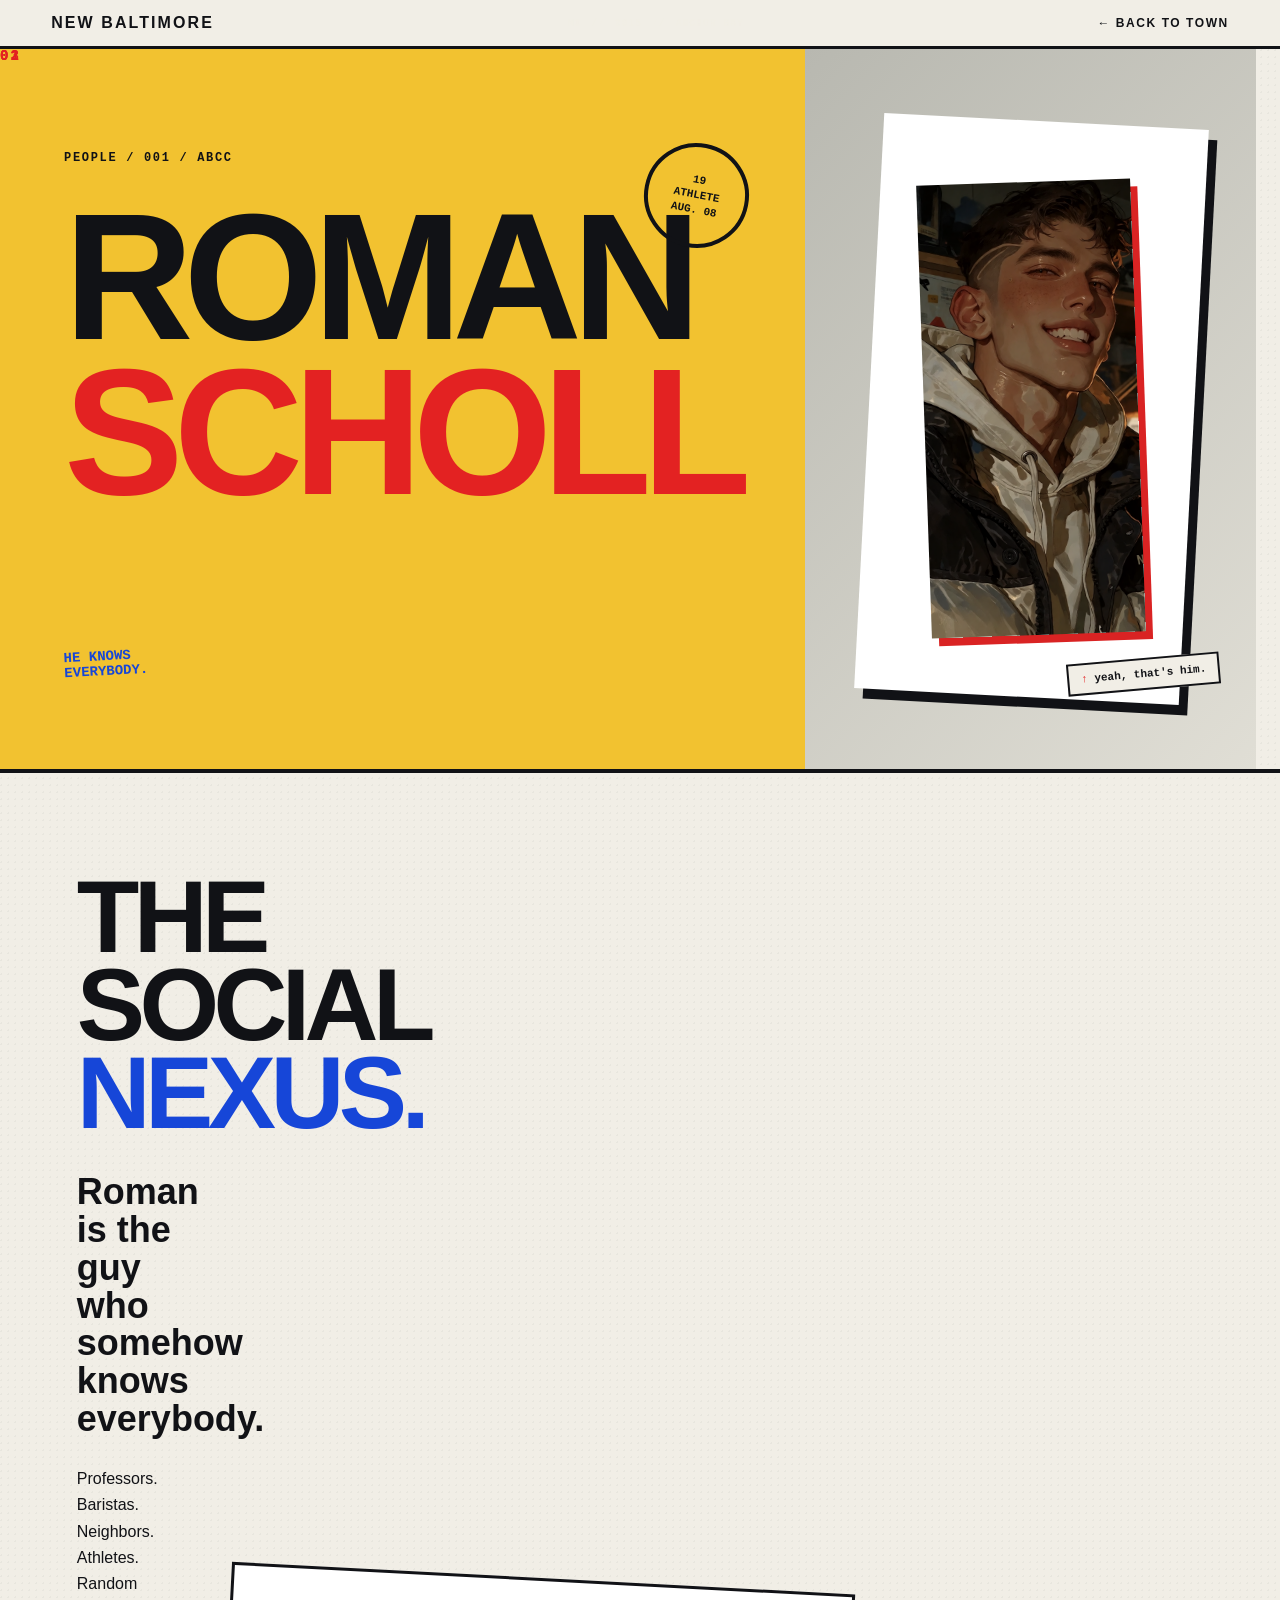
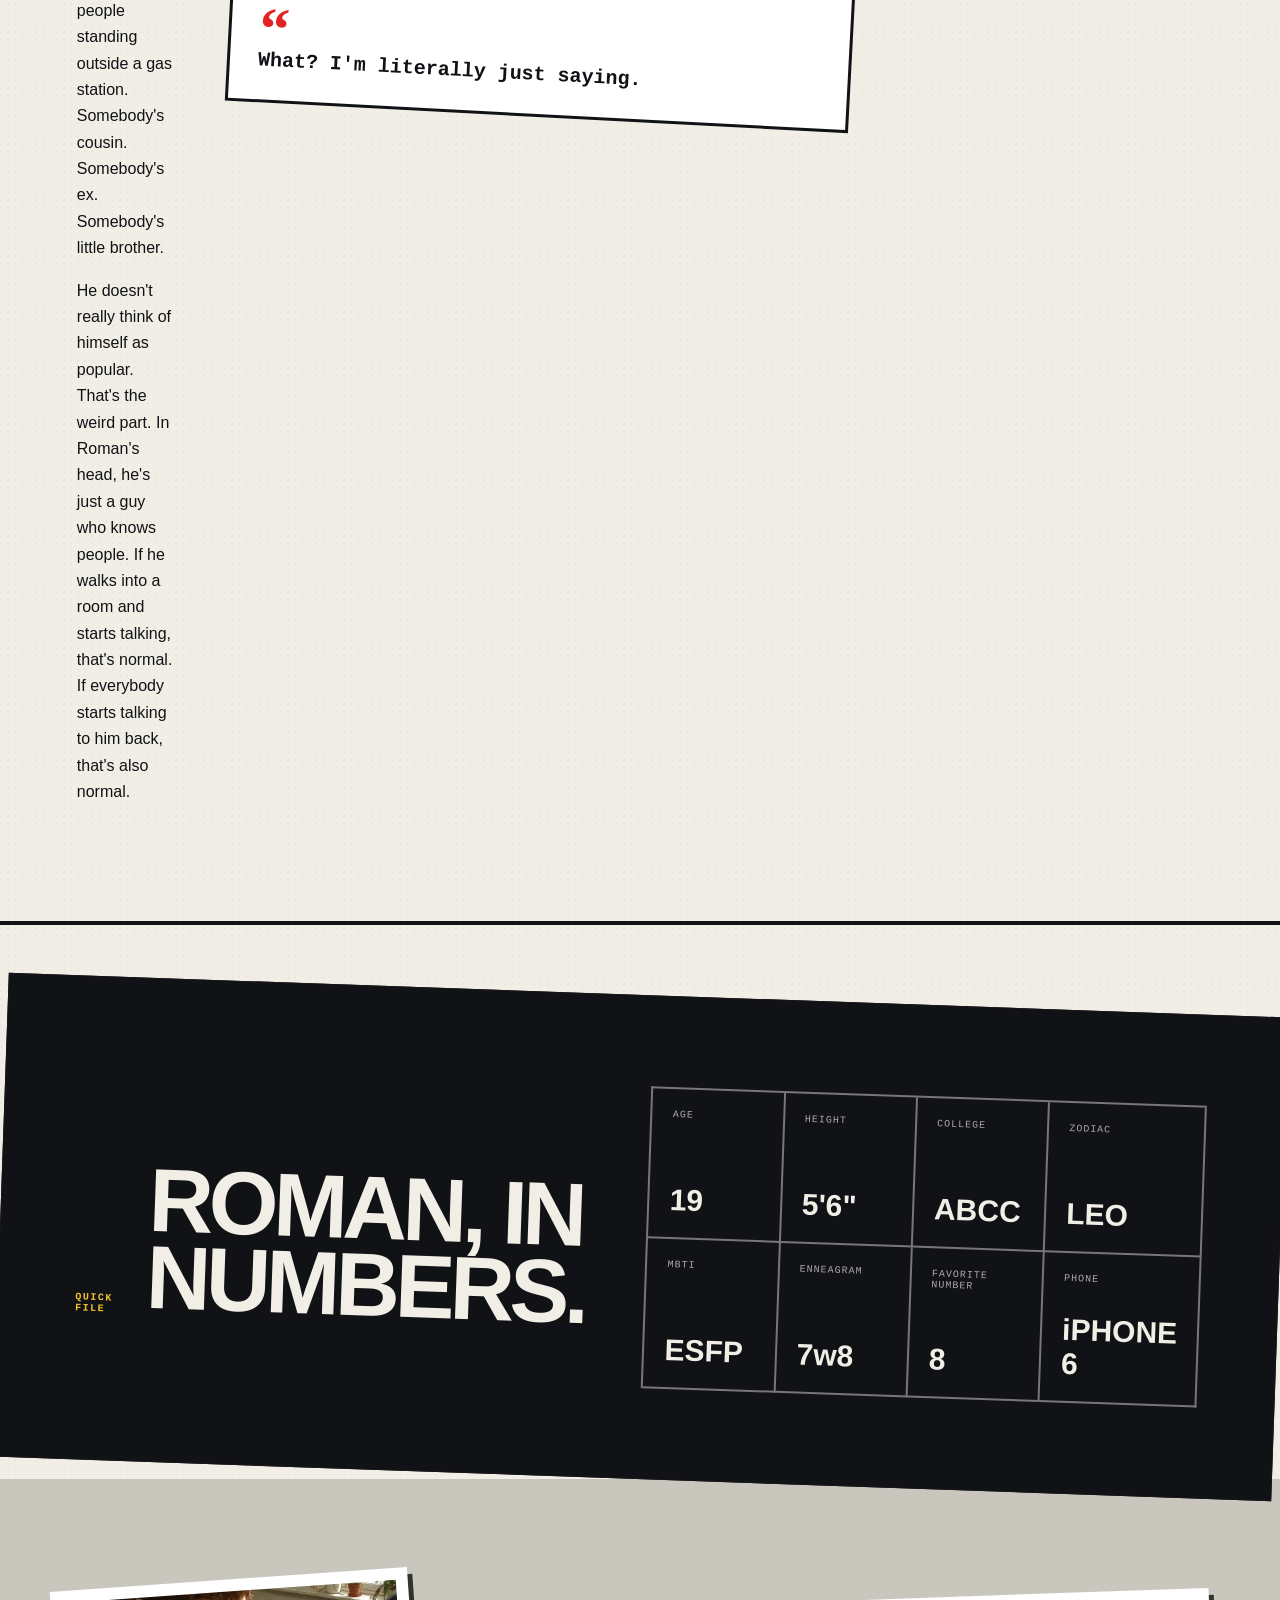
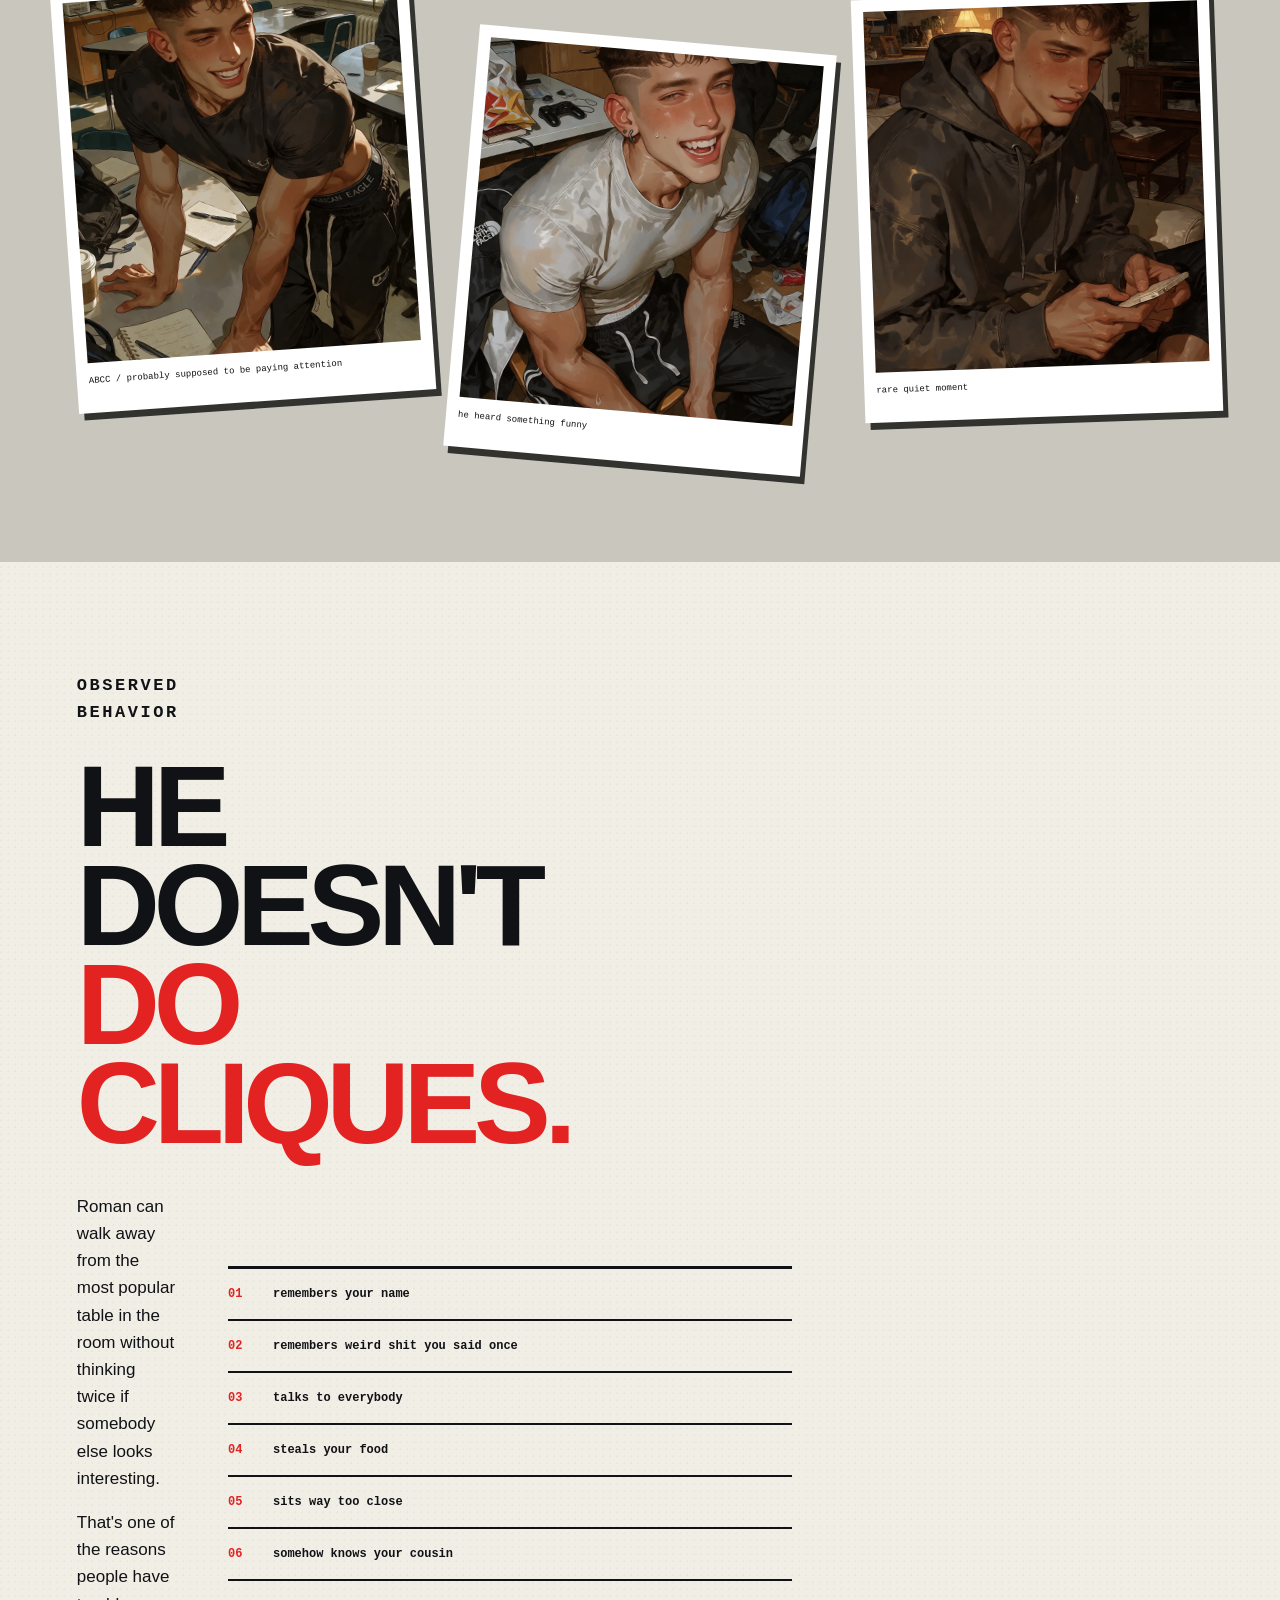
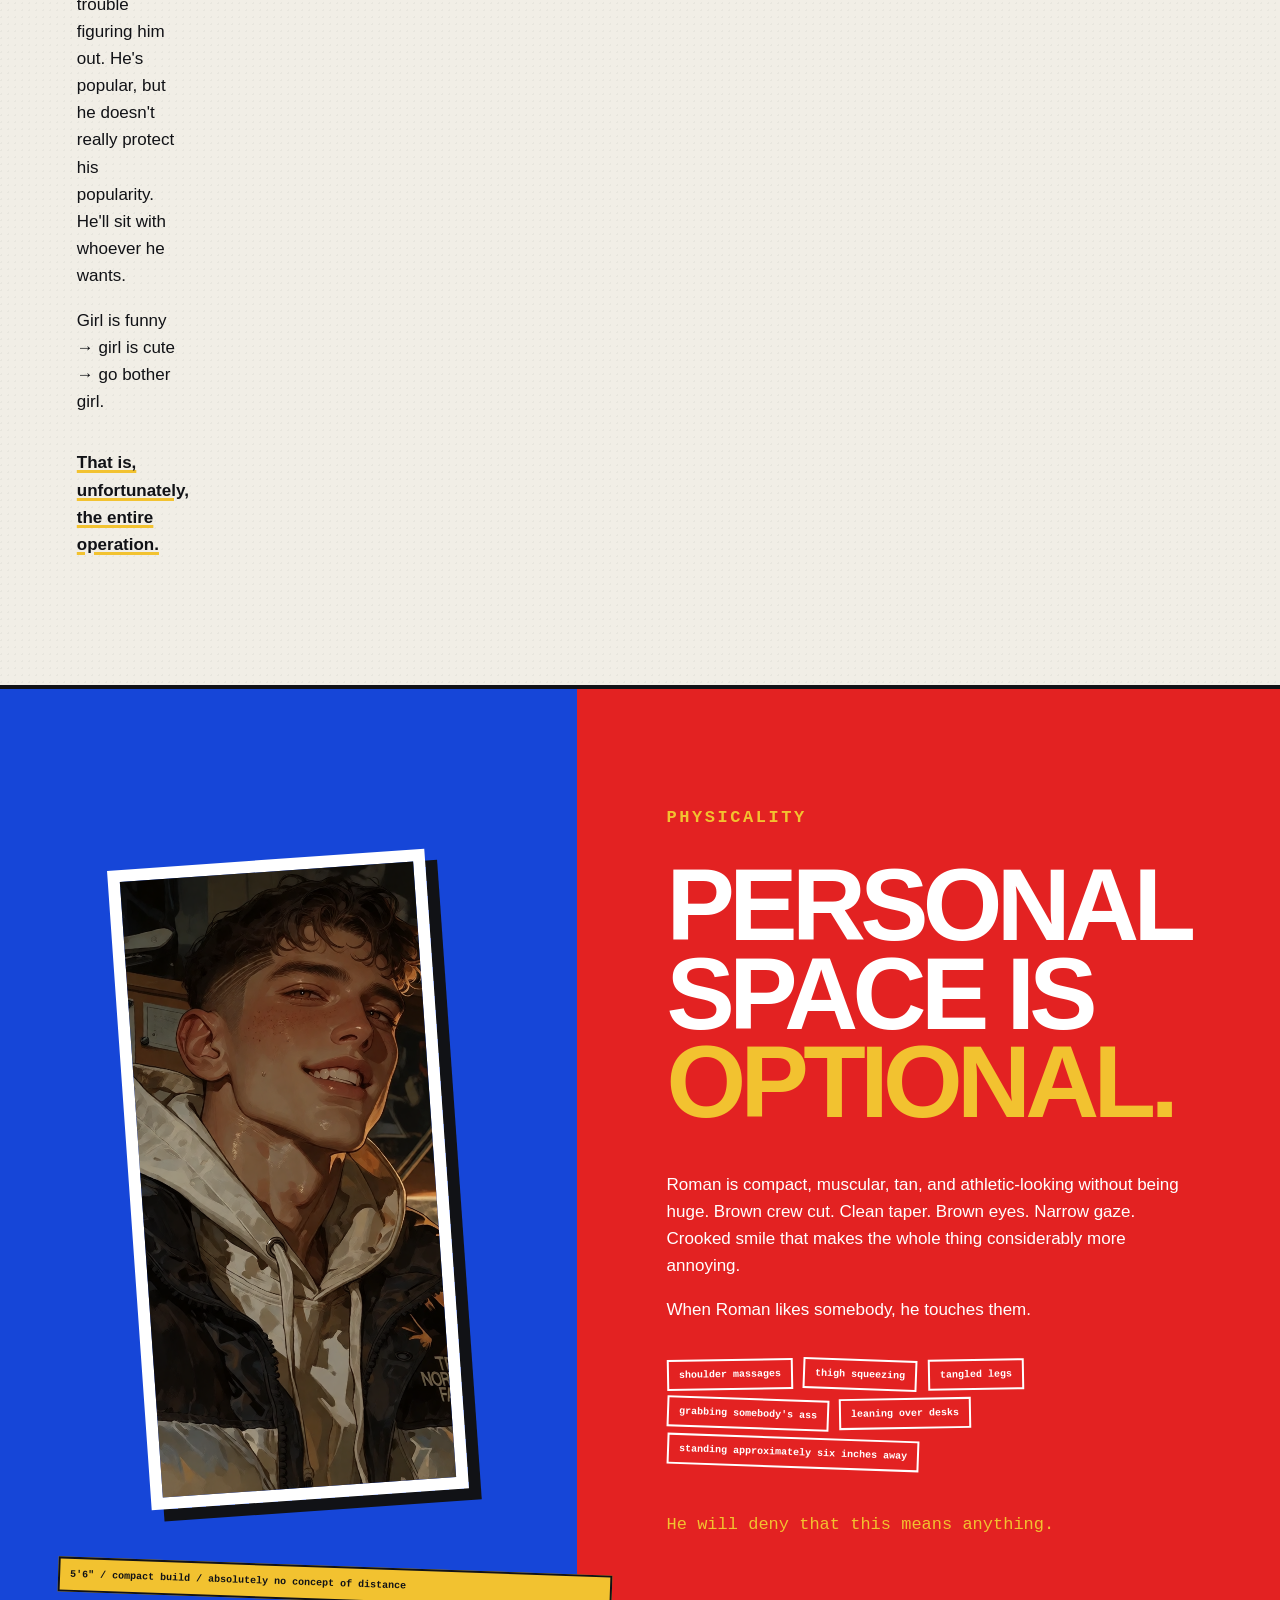
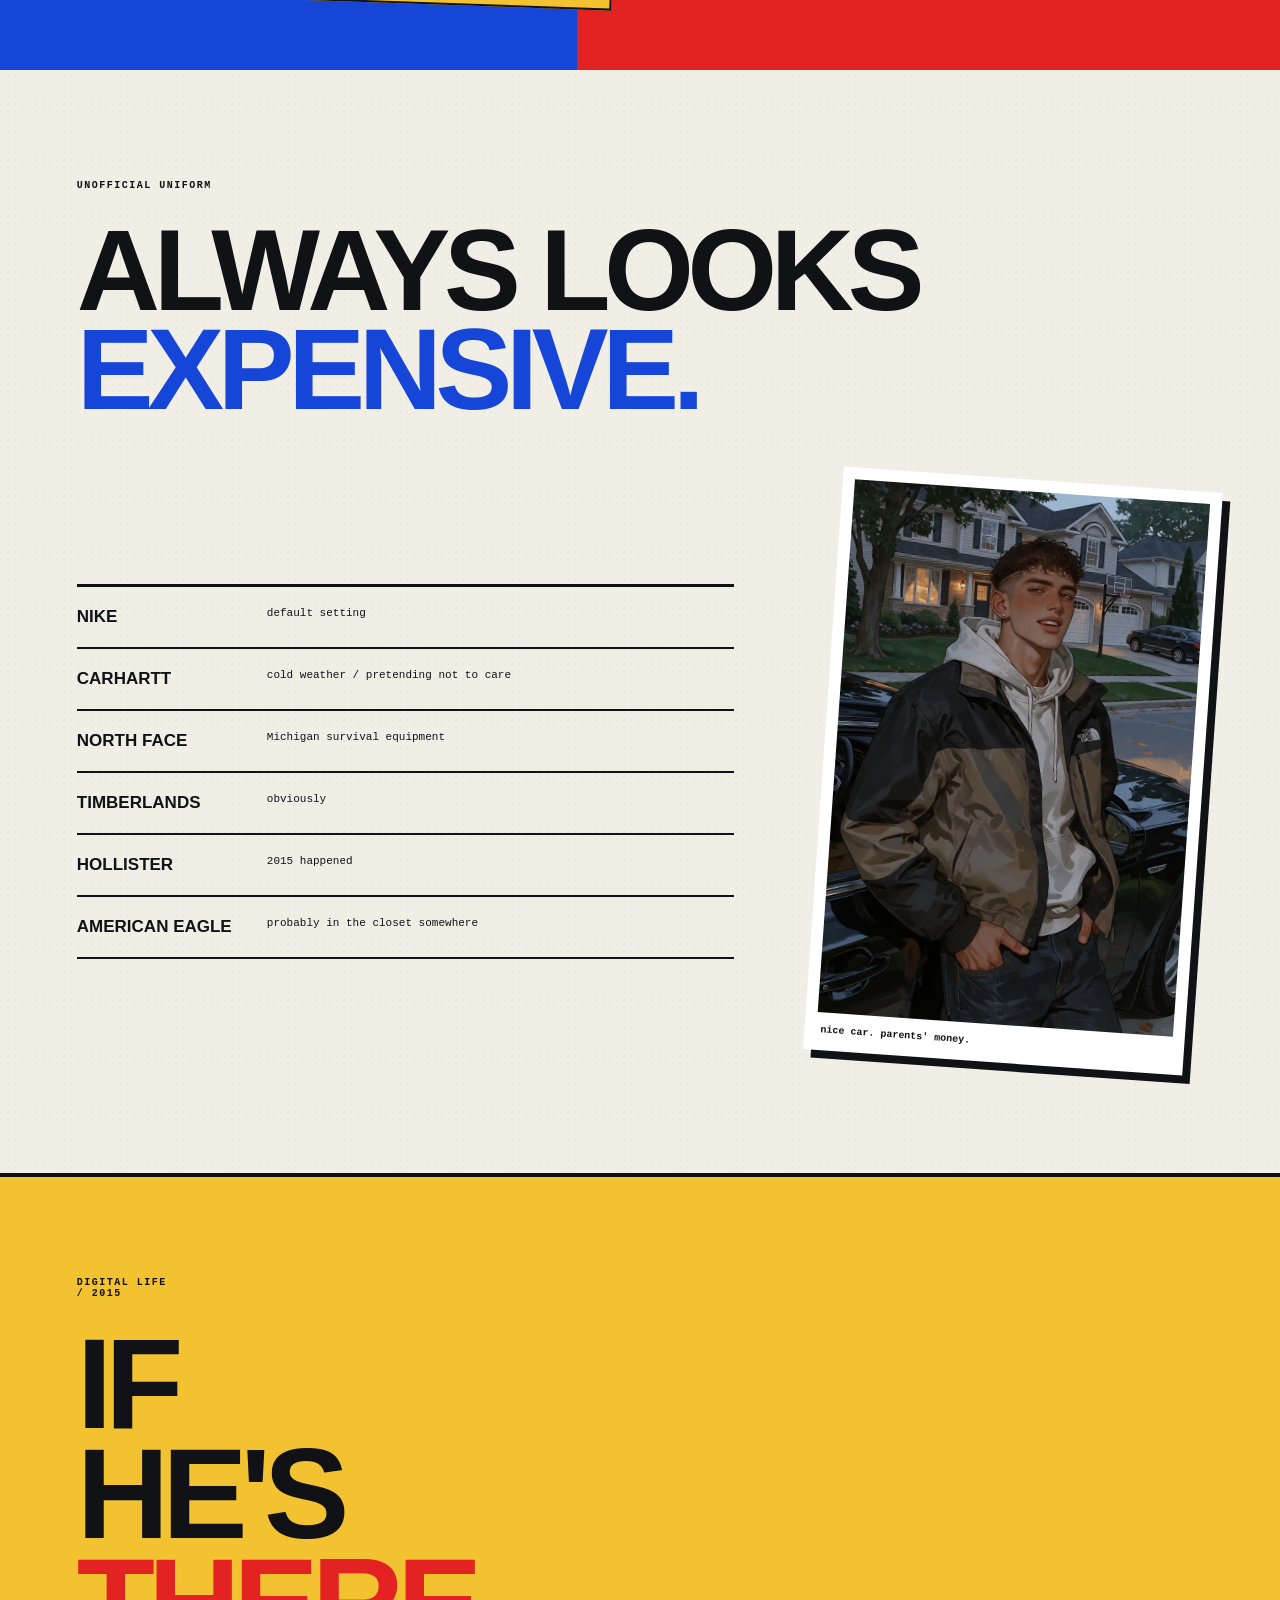
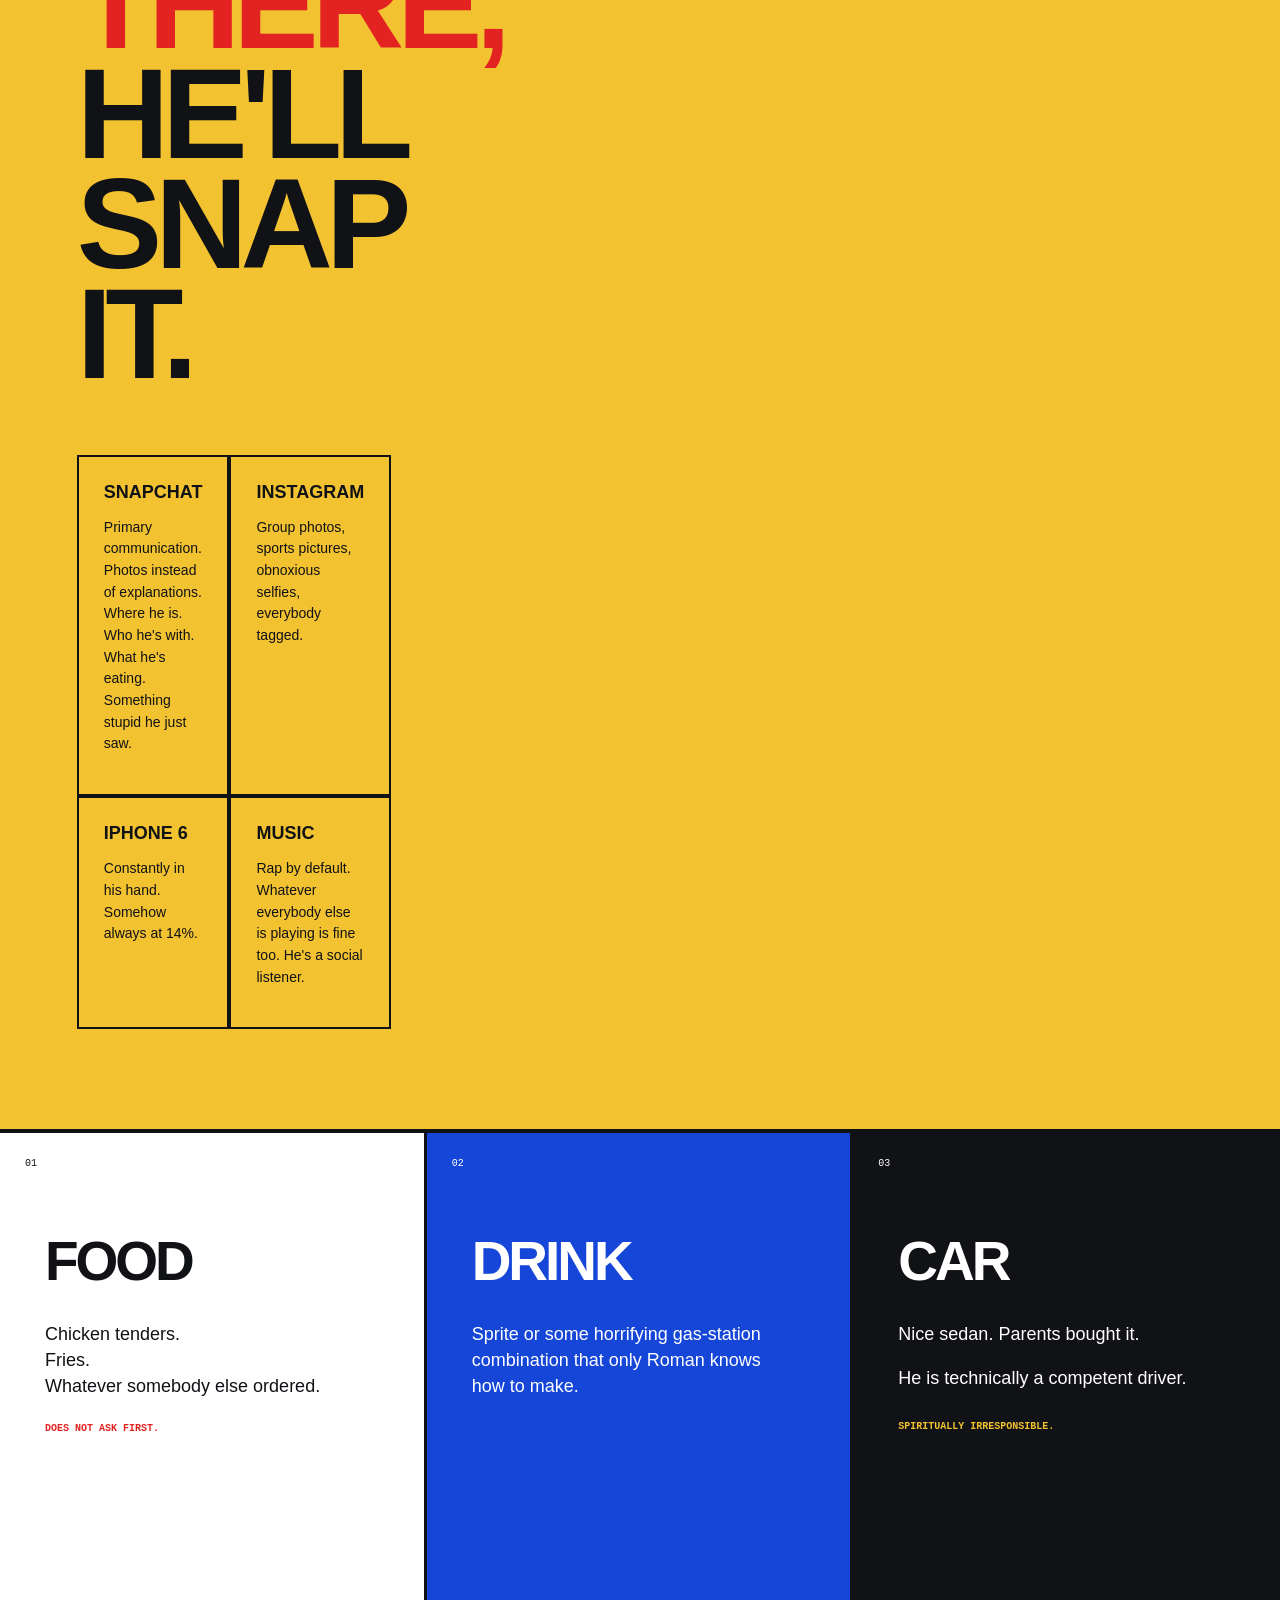
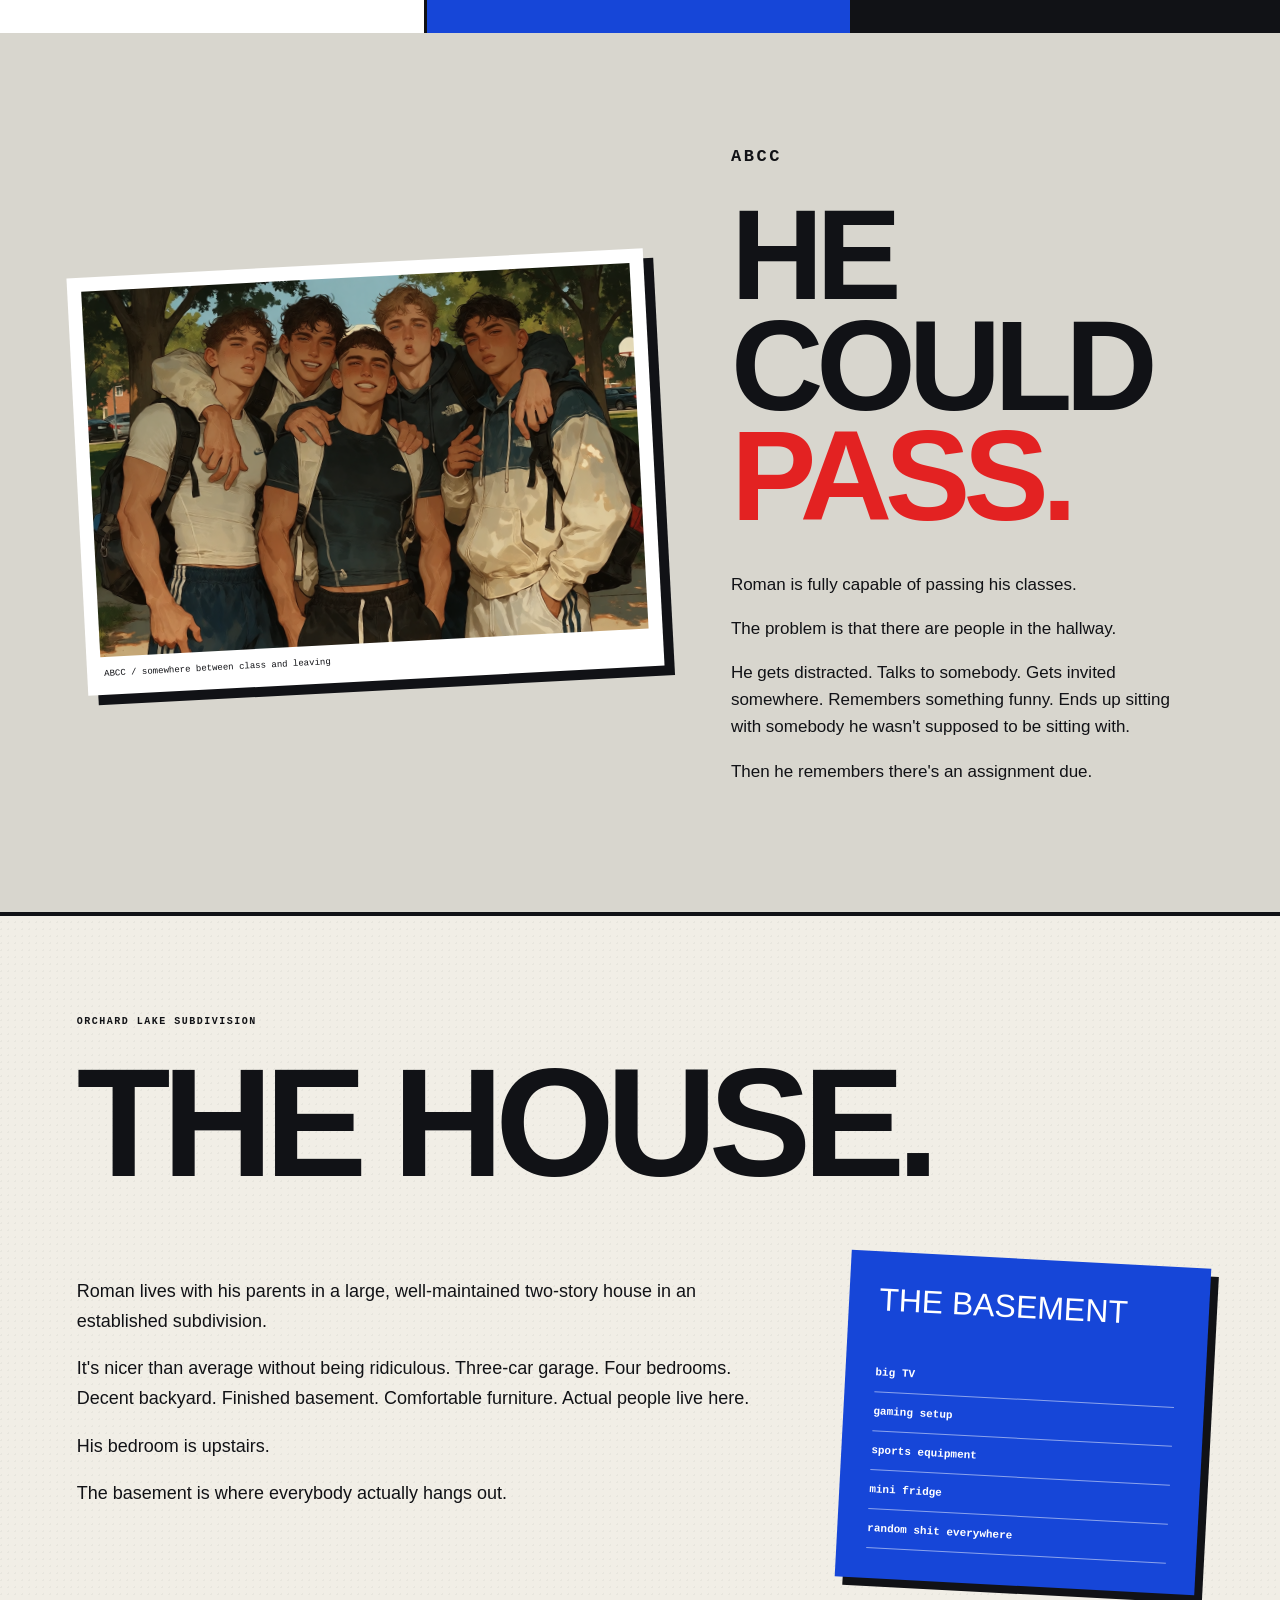
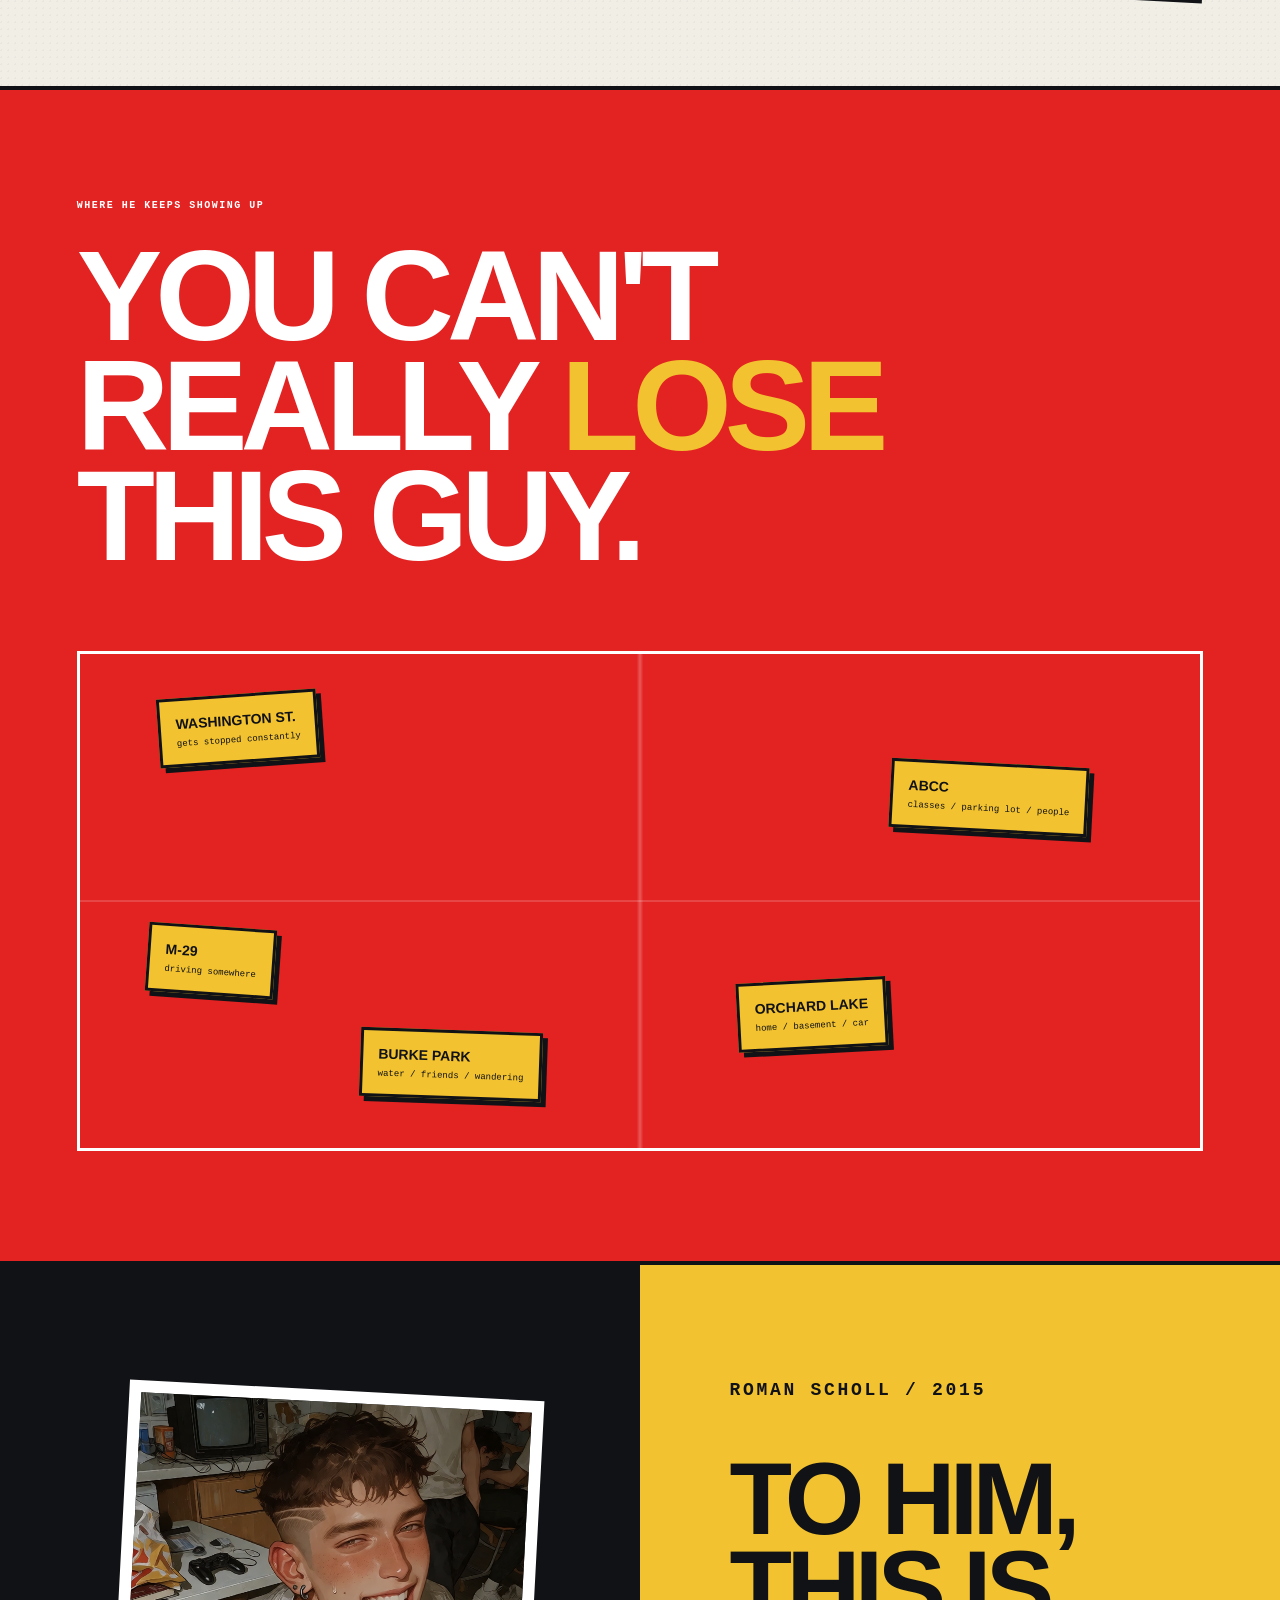
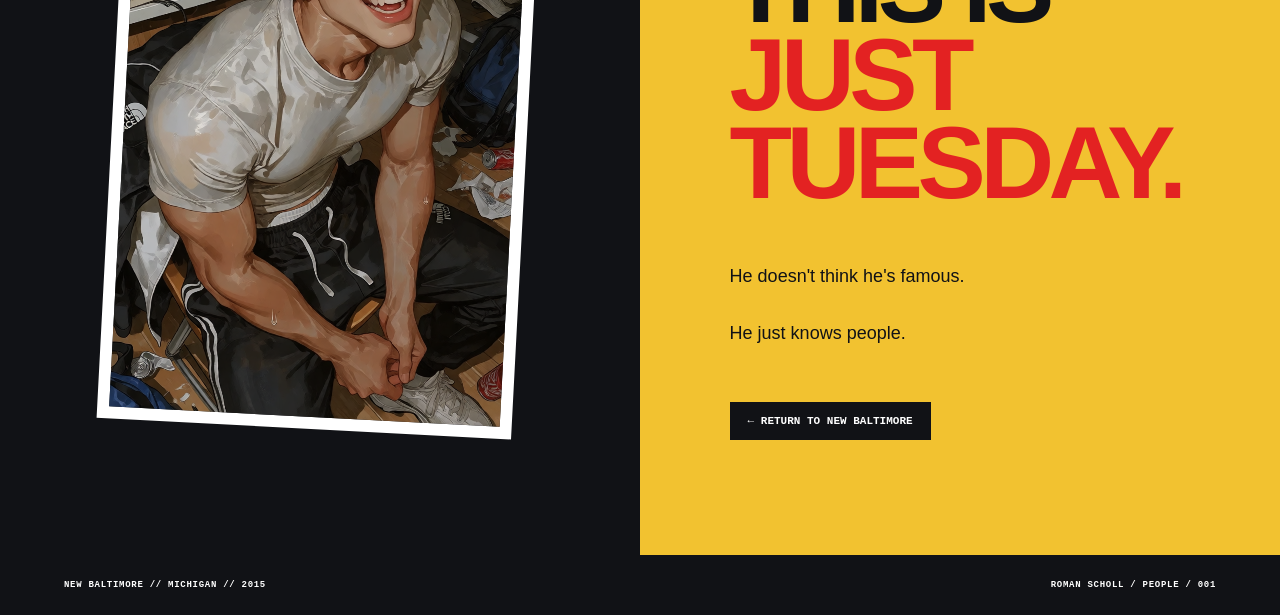
<file: roman.html>
<!doctype html>
<html lang="en">
<head>
  <meta charset="utf-8">

  <meta
    name="viewport"
    content="width=device-width, initial-scale=1"
  >

  <title>roman scholl // new baltimore 2015</title>

  <meta
    name="description"
    content="Roman Scholl. 19. ABCC. Athlete. New Baltimore, Michigan. 2015."
  >

  <link rel="stylesheet" href="style.css">
</head>

<body class="roman-page">

  <!-- =========================================================
       TOP BAR
       ========================================================= -->

  <header class="topbar">
    <a href="index.html" class="site-mark">
      NEW BALTIMORE
    </a>

    <div class="top-meta">
      <span>MI</span>
      <span>//</span>
      <span>2015</span>
      <span>//</span>
      <span>ANCHOR BAY</span>
    </div>

    <a href="index.html" class="back-link">
      ← BACK TO TOWN
    </a>
  </header>


  <main>

    <!-- =======================================================
         HERO
         ======================================================= -->

    <section class="roman-hero">

      <div class="roman-hero-copy">

        <p class="eyebrow">
          PEOPLE / 001 / ABCC
        </p>

        <h1>
          ROMAN<br>
          <span>SCHOLL</span>
        </h1>

        <div class="roman-stamp">
          19<br>
          ATHLETE<br>
          AUG. 08
        </div>

        <p class="roman-kicker">
          HE KNOWS<br>
          EVERYBODY.
        </p>

      </div>


      <div class="roman-hero-photo">

        <img
          src="roman smile1.PNG"
          alt="Roman Scholl smiling"
        >

        <div class="photo-note">
          <span>↑</span>
          yeah, that's him.
        </div>

      </div>

    </section>


    <!-- =======================================================
         INTRO
         ======================================================= -->

    <section class="roman-intro">

      <div class="section-number">
        01
      </div>

      <div class="roman-intro-main">

        <h2>
          THE SOCIAL<br>
          <em>NEXUS.</em>
        </h2>

        <p class="big-copy">
          Roman is the guy who somehow knows everybody.
        </p>

        <p>
          Professors. Baristas. Neighbors. Athletes. Random people
          standing outside a gas station. Somebody's cousin.
          Somebody's ex. Somebody's little brother.
        </p>

        <p>
          He doesn't really think of himself as popular. That's the
          weird part. In Roman's head, he's just a guy who knows people.
          If he walks into a room and starts talking, that's normal.
          If everybody starts talking to him back, that's also normal.
        </p>

      </div>

      <aside class="roman-pullquote">
        <span>“</span>
        What? I'm literally just saying.
      </aside>

    </section>


    <!-- =======================================================
         QUICK FILE
         ======================================================= -->

    <section class="roman-file">

      <div class="file-heading">
        <p class="eyebrow">QUICK FILE</p>
        <h2>ROMAN, IN NUMBERS.</h2>
      </div>

      <div class="file-grid">

        <div class="file-item">
          <span>AGE</span>
          <strong>19</strong>
        </div>

        <div class="file-item">
          <span>HEIGHT</span>
          <strong>5'6"</strong>
        </div>

        <div class="file-item">
          <span>COLLEGE</span>
          <strong>ABCC</strong>
        </div>

        <div class="file-item">
          <span>ZODIAC</span>
          <strong>LEO</strong>
        </div>

        <div class="file-item">
          <span>MBTI</span>
          <strong>ESFP</strong>
        </div>

        <div class="file-item">
          <span>ENNEAGRAM</span>
          <strong>7w8</strong>
        </div>

        <div class="file-item">
          <span>FAVORITE NUMBER</span>
          <strong>8</strong>
        </div>

        <div class="file-item">
          <span>PHONE</span>
          <strong>iPHONE 6</strong>
        </div>

      </div>

    </section>


    <!-- =======================================================
         PHOTO STRIP
         ======================================================= -->

    <section class="roman-photo-strip">

      <figure class="tilt-left">
        <img src="roman leaning over desk.PNG" alt="">
        <figcaption>ABCC / probably supposed to be paying attention</figcaption>
      </figure>

      <figure class="tilt-right">
        <img src="laughing roman.PNG" alt="">
        <figcaption>he heard something funny</figcaption>
      </figure>

      <figure class="tilt-left-small">
        <img src="soft roman.PNG" alt="">
        <figcaption>rare quiet moment</figcaption>
      </figure>

    </section>


    <!-- =======================================================
         SOCIAL BEHAVIOR
         ======================================================= -->

    <section class="roman-behavior">

      <div class="section-number">
        02
      </div>

      <div class="behavior-copy">

        <p class="eyebrow">OBSERVED BEHAVIOR</p>

        <h2>
          HE DOESN'T<br>
          <span>DO CLIQUES.</span>
        </h2>

        <p>
          Roman can walk away from the most popular table in the room
          without thinking twice if somebody else looks interesting.
        </p>

        <p>
          That's one of the reasons people have trouble figuring him
          out. He's popular, but he doesn't really protect his
          popularity. He'll sit with whoever he wants.
        </p>

        <p>
          Girl is funny → girl is cute → go bother girl.
        </p>

        <p class="underlined">
          That is, unfortunately, the entire operation.
        </p>

      </div>


      <div class="behavior-list">

        <div>
          <span>01</span>
          remembers your name
        </div>

        <div>
          <span>02</span>
          remembers weird shit you said once
        </div>

        <div>
          <span>03</span>
          talks to everybody
        </div>

        <div>
          <span>04</span>
          steals your food
        </div>

        <div>
          <span>05</span>
          sits way too close
        </div>

        <div>
          <span>06</span>
          somehow knows your cousin
        </div>

      </div>

    </section>


    <!-- =======================================================
         PHYSICALITY
         ======================================================= -->

    <section class="roman-physical">

      <div class="physical-photo">

        <img
          src="roman smile2.PNG"
          alt="Roman Scholl"
        >

        <span class="photo-label">
          5'6" / compact build / absolutely no concept of distance
        </span>

      </div>


      <div class="physical-copy">

        <p class="eyebrow">
          PHYSICALITY
        </p>

        <h2>
          PERSONAL<br>
          SPACE IS<br>
          <span>OPTIONAL.</span>
        </h2>

        <p>
          Roman is compact, muscular, tan, and athletic-looking without
          being huge. Brown crew cut. Clean taper. Brown eyes. Narrow
          gaze. Crooked smile that makes the whole thing considerably
          more annoying.
        </p>

        <p>
          When Roman likes somebody, he touches them.
        </p>

        <ul>
          <li>shoulder massages</li>
          <li>thigh squeezing</li>
          <li>tangled legs</li>
          <li>grabbing somebody's ass</li>
          <li>leaning over desks</li>
          <li>standing approximately six inches away</li>
        </ul>

        <p class="small-note">
          He will deny that this means anything.
        </p>

      </div>

    </section>


    <!-- =======================================================
         STYLE
         ======================================================= -->

    <section class="roman-style">

      <div class="style-header">
        <p class="eyebrow">UNOFFICIAL UNIFORM</p>

        <h2>
          ALWAYS LOOKS<br>
          <span>EXPENSIVE.</span>
        </h2>
      </div>

      <div class="style-content">

        <div class="style-list">

          <div>
            <strong>NIKE</strong>
            <span>default setting</span>
          </div>

          <div>
            <strong>CARHARTT</strong>
            <span>cold weather / pretending not to care</span>
          </div>

          <div>
            <strong>NORTH FACE</strong>
            <span>Michigan survival equipment</span>
          </div>

          <div>
            <strong>TIMBERLANDS</strong>
            <span>obviously</span>
          </div>

          <div>
            <strong>HOLLISTER</strong>
            <span>2015 happened</span>
          </div>

          <div>
            <strong>AMERICAN EAGLE</strong>
            <span>probably in the closet somewhere</span>
          </div>

        </div>

        <div class="style-photo">
          <img src="car roman.PNG" alt="">
          <span>nice car. parents' money.</span>
        </div>

      </div>

    </section>


    <!-- =======================================================
         DIGITAL ROMAN
         ======================================================= -->

    <section class="roman-digital">

      <div class="section-number">
        03
      </div>

      <div class="digital-main">

        <p class="eyebrow">
          DIGITAL LIFE / 2015
        </p>

        <h2>
          IF HE'S<br>
          <span>THERE,</span><br>
          HE'LL SNAP IT.
        </h2>

        <div class="digital-grid">

          <article>
            <strong>SNAPCHAT</strong>
            <p>
              Primary communication. Photos instead of explanations.
              Where he is. Who he's with. What he's eating. Something
              stupid he just saw.
            </p>
          </article>

          <article>
            <strong>INSTAGRAM</strong>
            <p>
              Group photos, sports pictures, obnoxious selfies,
              everybody tagged.
            </p>
          </article>

          <article>
            <strong>IPHONE 6</strong>
            <p>
              Constantly in his hand. Somehow always at 14%.
            </p>
          </article>

          <article>
            <strong>MUSIC</strong>
            <p>
              Rap by default. Whatever everybody else is playing is
              fine too. He's a social listener.
            </p>
          </article>

        </div>

      </div>

    </section>


    <!-- =======================================================
         FOOD / CAR / LIFE
         ======================================================= -->

    <section class="roman-everyday">

      <div class="everyday-card food-card">

        <span class="card-number">01</span>

        <h3>FOOD</h3>

        <p>
          Chicken tenders.<br>
          Fries.<br>
          Whatever somebody else ordered.
        </p>

        <small>
          DOES NOT ASK FIRST.
        </small>

      </div>


      <div class="everyday-card drink-card">

        <span class="card-number">02</span>

        <h3>DRINK</h3>

        <p>
          Sprite or some horrifying gas-station combination that only
          Roman knows how to make.
        </p>

      </div>


      <div class="everyday-card car-card">

        <span class="card-number">03</span>

        <h3>CAR</h3>

        <p>
          Nice sedan. Parents bought it.
        </p>

        <p>
          He is technically a competent driver.
        </p>

        <strong>
          SPIRITUALLY IRRESPONSIBLE.
        </strong>

      </div>

    </section>


    <!-- =======================================================
         ABCC
         ======================================================= -->

    <section class="roman-school">

      <div class="school-photo">
        <img src="roman friend group pic.PNG" alt="">
        <span>ABCC / somewhere between class and leaving</span>
      </div>

      <div class="school-copy">

        <p class="eyebrow">
          ABCC
        </p>

        <h2>
          HE COULD<br>
          <span>PASS.</span>
        </h2>

        <p>
          Roman is fully capable of passing his classes.
        </p>

        <p>
          The problem is that there are people in the hallway.
        </p>

        <p>
          He gets distracted. Talks to somebody. Gets invited
          somewhere. Remembers something funny. Ends up sitting with
          somebody he wasn't supposed to be sitting with.
        </p>

        <p>
          Then he remembers there's an assignment due.
        </p>

      </div>

    </section>


    <!-- =======================================================
         HOME
         ======================================================= -->

    <section class="roman-home">

      <div class="home-heading">

        <p class="eyebrow">
          ORCHARD LAKE SUBDIVISION
        </p>

        <h2>
          THE HOUSE.
        </h2>

      </div>

      <div class="home-layout">

        <div class="home-copy">

          <p>
            Roman lives with his parents in a large, well-maintained
            two-story house in an established subdivision.
          </p>

          <p>
            It's nicer than average without being ridiculous. Three-car
            garage. Four bedrooms. Decent backyard. Finished basement.
            Comfortable furniture. Actual people live here.
          </p>

          <p>
            His bedroom is upstairs.
          </p>

          <p>
            The basement is where everybody actually hangs out.
          </p>

        </div>

        <div class="basement-card">

          <div class="basement-title">
            THE BASEMENT
          </div>

          <ul>
            <li>big TV</li>
            <li>gaming setup</li>
            <li>sports equipment</li>
            <li>mini fridge</li>
            <li>random shit everywhere</li>
          </ul>

        </div>

      </div>

    </section>


    <!-- =======================================================
         TOWN
         ======================================================= -->

    <section class="roman-town">

      <div class="town-heading">

        <p class="eyebrow">
          WHERE HE KEEPS SHOWING UP
        </p>

        <h2>
          YOU CAN'T<br>
          REALLY <span>LOSE</span><br>
          THIS GUY.
        </h2>

      </div>


      <div class="town-map">

        <div class="town-place place-one">
          <strong>WASHINGTON ST.</strong>
          <span>gets stopped constantly</span>
        </div>

        <div class="town-place place-two">
          <strong>ABCC</strong>
          <span>classes / parking lot / people</span>
        </div>

        <div class="town-place place-three">
          <strong>BURKE PARK</strong>
          <span>water / friends / wandering</span>
        </div>

        <div class="town-place place-four">
          <strong>ORCHARD LAKE</strong>
          <span>home / basement / car</span>
        </div>

        <div class="town-place place-five">
          <strong>M-29</strong>
          <span>driving somewhere</span>
        </div>

      </div>

    </section>


    <!-- =======================================================
         FINAL PORTRAIT
         ======================================================= -->

    <section class="roman-final">

      <div class="final-photo">
        <img
          src="laughing roman.PNG"
          alt="Roman Scholl laughing"
        >
      </div>

      <div class="final-copy">

        <p class="eyebrow">
          ROMAN SCHOLL / 2015
        </p>

        <h2>
          TO HIM,<br>
          THIS IS<br>
          <span>JUST TUESDAY.</span>
        </h2>

        <p>
          He doesn't think he's famous.
        </p>

        <p>
          He just knows people.
        </p>

        <a href="index.html" class="return-town">
          ← RETURN TO NEW BALTIMORE
        </a>

      </div>

    </section>

  </main>


  <!-- =========================================================
       FOOTER
       ========================================================= -->

  <footer class="site-footer">

    <span>
      NEW BALTIMORE // MICHIGAN // 2015
    </span>

    <span>
      ROMAN SCHOLL / PEOPLE / 001
    </span>

  </footer>


  <script src="script.js"></script>

</body>
</html>
</file>
<file: style.css>
/* =========================================================
   NEW BALTIMORE // 2015
   ugly little internet artifact
   completely rebuilt
   ========================================================= */

:root {
  --ink: #17171a;
  --paper: #f1eee5;
  --paper-2: #e6e0d3;
  --white: #fffdf7;
  --red: #b52d27;
  --blue: #1d4f72;
  --yellow: #e8b83f;
  --green: #536b50;
  --muted: #6c685e;

  --serif: Georgia, "Times New Roman", serif;
  --sans: Arial, Helvetica, sans-serif;
  --mono: "Courier New", monospace;
}


/* =========================================================
   RESET
   ========================================================= */

* {
  box-sizing: border-box;
}

html {
  scroll-behavior: smooth;
}

body {
  margin: 0;
  background:
    radial-gradient(circle at 20% 10%, rgba(0,0,0,.035), transparent 20%),
    radial-gradient(circle at 80% 70%, rgba(0,0,0,.025), transparent 25%),
    var(--paper);
  color: var(--ink);
  font-family: var(--sans);
  overflow-x: hidden;
}

img {
  display: block;
  width: 100%;
  height: auto;
}

figure {
  margin: 0;
}

button,
a {
  font: inherit;
}

::selection {
  background: var(--yellow);
  color: var(--ink);
}


/* =========================================================
   PAPER / NOISE
   ========================================================= */

.site-noise {
  position: fixed;
  inset: 0;
  pointer-events: none;
  z-index: 1000;
  opacity: .14;
  background-image:
    repeating-linear-gradient(
      0deg,
      transparent 0,
      transparent 3px,
      rgba(0,0,0,.025) 4px
    );
}


/* =========================================================
   TOP BAR
   ========================================================= */

.topbar {
  width: 100%;
  min-height: 42px;
  display: grid;
  grid-template-columns: 1fr auto 1fr;
  align-items: center;

  padding: 9px 18px;

  background: var(--ink);
  color: var(--paper);

  font-family: var(--mono);
  font-size: 10px;
  letter-spacing: .08em;
  text-transform: uppercase;
}

.topbar-center {
  font-size: 14px;
  font-weight: 900;
  letter-spacing: .25em;
}

.topbar-right {
  display: flex;
  justify-content: flex-end;
  gap: 8px;
}

.tiny-dot {
  display: inline-block;
  width: 7px;
  height: 7px;
  margin-right: 6px;
  border-radius: 50%;
  background: var(--yellow);
}


/* =========================================================
   GENERAL
   ========================================================= */

.section {
  position: relative;
  width: min(1320px, calc(100% - 40px));
  margin: 0 auto;
  padding: 130px 0;
}

.kicker {
  margin: 0 0 15px;

  color: var(--red);

  font-family: var(--mono);
  font-size: 11px;
  font-weight: 700;
  letter-spacing: .12em;
  text-transform: uppercase;
}

.section-number {
  position: absolute;
  top: 48px;
  left: 0;

  font-family: var(--mono);
  font-size: 11px;
  letter-spacing: .15em;
  color: var(--muted);
}

.photo {
  position: relative;
  background: var(--white);
  padding: 9px 9px 30px;

  box-shadow:
    0 15px 30px rgba(0,0,0,.11),
    0 2px 5px rgba(0,0,0,.08);
}

.photo img {
  width: 100%;
  aspect-ratio: 4 / 3;
  object-fit: cover;
}

.photo figcaption {
  position: absolute;
  left: 12px;
  right: 12px;
  bottom: 8px;

  display: flex;
  justify-content: space-between;
  gap: 10px;

  color: #555047;

  font-family: var(--mono);
  font-size: 8px;
  line-height: 1.2;
  text-transform: uppercase;
}

.photo figcaption span:last-child {
  text-align: right;
}


/* =========================================================
   HERO
   ========================================================= */

.hero {
  position: relative;
  min-height: 820px;
  overflow: hidden;

  padding: 100px 7vw 70px;

  background:
    linear-gradient(
      110deg,
      rgba(241,238,229,.98) 0%,
      rgba(241,238,229,.84) 42%,
      rgba(241,238,229,.35) 100%
    );
}

.hero-copy {
  position: relative;
  z-index: 4;

  width: min(620px, 90%);
}

.hero-copy h1 {
  margin: 0;

  font-family: var(--serif);
  font-size: clamp(74px, 12vw, 180px);
  line-height: .72;
  letter-spacing: -.075em;
  text-transform: uppercase;
}

.hero-copy h1 span {
  color: var(--red);
  font-style: italic;
}

.hero-sub {
  margin: 50px 0 0;

  font-family: var(--mono);
  font-size: 13px;
  line-height: 1.7;
  text-transform: uppercase;
}

.eyebrow {
  margin: 0 0 30px;

  font-family: var(--mono);
  font-size: 10px;
  font-weight: 700;
  letter-spacing: .15em;
}

.hero-photo {
  position: absolute;

  background: white;
  padding: 10px;

  box-shadow: 0 25px 50px rgba(0,0,0,.2);
}

.hero-photo img {
  width: 100%;
  height: 100%;
  object-fit: cover;
}

.hero-photo-back {
  width: 48vw;
  max-width: 680px;
  height: 430px;

  right: 5vw;
  top: 90px;

  transform: rotate(4deg);
  opacity: .85;
}

.hero-photo-main {
  width: 43vw;
  max-width: 590px;
  height: 390px;

  right: 11vw;
  top: 220px;

  transform: rotate(-5deg);
  z-index: 3;
}

.photo-tape {
  position: absolute;
  top: -18px;
  left: 37%;

  width: 120px;
  height: 32px;

  background: rgba(225,213,171,.78);

  transform: rotate(3deg);
}

.photo-label {
  position: absolute;
  right: -35px;
  bottom: 28px;

  padding: 8px 11px;

  background: var(--yellow);

  font-family: var(--mono);
  font-size: 9px;
  font-weight: 700;

  transform: rotate(-4deg);
}

.hero-stamp {
  display: flex;
  align-items: center;
  gap: 10px;

  width: fit-content;
  margin-top: 45px;
  padding: 8px 12px;

  border: 2px solid var(--ink);

  font-family: var(--mono);
  font-size: 9px;

  transform: rotate(-2deg);
}

.hero-stamp strong {
  font-size: 12px;
}

.hero-note {
  position: absolute;
  right: 4vw;
  bottom: 75px;
  z-index: 5;

  padding: 15px;

  background: var(--yellow);

  font-family: var(--mono);
  font-size: 9px;
  font-weight: 700;
  line-height: 1.5;

  transform: rotate(3deg);
}

.hero-note span {
  font-size: 18px;
}

.hero-caption {
  position: absolute;
  left: 7vw;
  bottom: 28px;

  display: flex;
  gap: 18px;

  font-family: var(--mono);
  font-size: 8px;
  text-transform: uppercase;
}


/* =========================================================
   INTRO
   ========================================================= */

.intro {
  display: grid;
  grid-template-columns: 1.2fr .8fr;
  gap: 100px;
  border-top: 1px solid rgba(0,0,0,.18);
}

.intro-copy {
  max-width: 700px;
}

.intro-copy h2,
.downtown-copy h2,
.summer-copy h2 {
  margin: 0 0 35px;

  font-family: var(--serif);
  font-size: clamp(48px, 7vw, 94px);
  line-height: .88;
  letter-spacing: -.055em;
}

.intro-copy p:not(.kicker) {
  max-width: 620px;
  font-size: 16px;
  line-height: 1.8;
}

.intro-side {
  display: flex;
  flex-direction: column;
  justify-content: center;
  gap: 22px;
}

.mini-card {
  width: min(100%, 310px);
  padding: 22px;

  background: var(--white);
  border: 1px solid rgba(0,0,0,.18);

  transform: rotate(-2deg);
}

.mini-card.crooked {
  margin-left: 60px;
  transform: rotate(3deg);
}

.mini-label {
  display: block;
  margin-bottom: 8px;

  color: var(--red);

  font-family: var(--mono);
  font-size: 9px;
  font-weight: 700;
}

.mini-card strong {
  display: block;

  font-family: var(--serif);
  font-size: 32px;
}

.mini-card small {
  display: block;
  margin-top: 8px;

  color: var(--muted);
  font-family: var(--mono);
  font-size: 9px;
}


/* =========================================================
   M-29
   ========================================================= */

.street {
  background: var(--blue);
  color: var(--paper);

  width: 100%;
  max-width: none;

  padding-left: max(20px, calc((100% - 1240px) / 2));
  padding-right: max(20px, calc((100% - 1240px) / 2));
}

.street-heading {
  display: flex;
  justify-content: space-between;
  align-items: end;
  gap: 60px;

  margin-bottom: 70px;
}

.street-heading h2 {
  margin: 0;

  font-family: var(--serif);
  font-size: clamp(70px, 13vw, 170px);
  line-height: .7;
  letter-spacing: -.08em;
}

.street-description {
  width: min(400px, 100%);
  margin: 0;

  font-family: var(--mono);
  font-size: 10px;
  line-height: 1.8;
  text-transform: uppercase;
}

.street .kicker {
  color: var(--yellow);
}

.street-collage {
  position: relative;
  min-height: 720px;
}

.street .photo {
  position: absolute;
}

.street .photo-large {
  width: 56%;
  left: 3%;
  top: 20px;
}

.street .photo-tall {
  width: 32%;
  right: 2%;
  top: 100px;
}

.street .photo-small {
  width: 29%;
  left: 25%;
  bottom: 10px;
  z-index: 3;
}

.street .photo img {
  aspect-ratio: 16 / 10;
}

.road-note {
  position: absolute;
  right: 34%;
  bottom: 100px;
  z-index: 5;

  width: 180px;
  padding: 20px;

  background: var(--yellow);
  color: var(--ink);

  font-family: var(--mono);
  font-size: 8px;
  line-height: 1.5;

  transform: rotate(-5deg);
}

.road-note strong {
  display: block;
  margin: 8px 0;

  font-family: var(--serif);
  font-size: 19px;
  line-height: 1;
}


/* =========================================================
   DOWNTOWN
   ========================================================= */

.downtown-grid {
  display: grid;
  grid-template-columns: 30% 45% 25%;
  align-items: center;
  gap: 20px;
}

.downtown-copy {
  position: relative;
  z-index: 2;
}

.downtown-copy h2 {
  font-size: clamp(44px, 6vw, 76px);
}

.downtown-copy p:not(.kicker) {
  font-size: 13px;
  line-height: 1.7;
}

.downtown-main {
  transform: rotate(2deg);
}

.downtown-main img {
  aspect-ratio: 5 / 6;
}

.downtown-small {
  transform: rotate(-7deg) translate(-15px, 60px);
}

.downtown-small img {
  aspect-ratio: 4 / 5;
}


/* =========================================================
   WATER
   ========================================================= */

.water {
  width: 100%;
  max-width: none;

  padding-left: max(20px, calc((100% - 1240px) / 2));
  padding-right: max(20px, calc((100% - 1240px) / 2));

  background: #d8e0dd;
}

.water-header {
  display: flex;
  justify-content: space-between;
  align-items: end;

  margin-bottom: 70px;
}

.water-header h2 {
  margin: 0;

  font-family: var(--serif);
  font-size: clamp(60px, 11vw, 145px);
  line-height: .7;
  letter-spacing: -.07em;
}

.water-coordinate {
  font-family: var(--mono);
  font-size: 9px;
  line-height: 1.7;
  text-align: right;
}

.water-collage {
  position: relative;
  min-height: 780px;
}

.water-collage .photo {
  position: absolute;
}

.water-main {
  width: 50%;
  left: 5%;
  top: 30px;

  transform: rotate(-2deg);
}

.water-main img {
  aspect-ratio: 4 / 3;
}

.water-dock {
  width: 31%;
  right: 4%;
  top: 5px;

  transform: rotate(5deg);
}

.water-real {
  width: 28%;
  right: 18%;
  bottom: 20px;
  z-index: 3;

  transform: rotate(-4deg);
}

.water-burke {
  width: 35%;
  left: 20%;
  bottom: 0;
  z-index: 2;

  transform: rotate(3deg);
}

.water-note {
  position: absolute;
  right: 2%;
  top: 42%;

  padding: 18px;

  background: var(--red);
  color: white;

  transform: rotate(-3deg);
}

.water-note strong,
.water-note span {
  display: block;
}

.water-note strong {
  font-family: var(--serif);
  font-size: 23px;
}

.water-note span {
  margin-top: 5px;
  font-family: var(--mono);
  font-size: 8px;
}


/* =========================================================
   ABCC
   ========================================================= */

.college {
  background: var(--paper-2);
  width: 100%;
  max-width: none;

  padding-left: max(20px, calc((100% - 1240px) / 2));
  padding-right: max(20px, calc((100% - 1240px) / 2));
}

.college-title {
  display: grid;
  grid-template-columns: auto 1fr 300px;
  align-items: end;
  gap: 30px;

  margin-bottom: 80px;
}

.college-title .section-number {
  position: static;
}

.college-title h2 {
  margin: 0;

  font-family: var(--serif);
  font-size: clamp(70px, 12vw, 150px);
  line-height: .7;
  letter-spacing: -.08em;
}

.college-title > p {
  margin: 0;

  font-family: var(--mono);
  font-size: 9px;
  line-height: 1.7;
  text-transform: uppercase;
}

.college-grid {
  position: relative;
  min-height: 850px;
}

.college-grid .photo {
  position: absolute;
}

.college-building {
  width: 48%;
  left: 0;
  top: 20px;
  transform: rotate(-2deg);
}

.college-sign {
  width: 25%;
  left: 40%;
  top: 90px;
  z-index: 2;
  transform: rotate(5deg);
}

.classroom {
  width: 38%;
  right: 0;
  top: 0;
  transform: rotate(2deg);
}

.classroom-two {
  width: 32%;
  right: 12%;
  bottom: 33px;
  z-index: 3;
  transform: rotate(-4deg);
}

.college-facts {
  position: absolute;
  left: 4%;
  bottom: 20px;

  display: grid;
  grid-template-columns: repeat(2, 150px);
  gap: 18px;
}

.college-facts div {
  padding: 15px;

  border: 1px solid var(--ink);
  background: rgba(255,255,255,.4);
}

.college-facts span,
.college-facts strong {
  display: block;
}

.college-facts span {
  font-family: var(--mono);
  font-size: 7px;
}

.college-facts strong {
  margin-top: 6px;
  font-family: var(--serif);
  font-size: 17px;
}


/* =========================================================
   ROMAN
   ========================================================= */

.roman {
  width: 100%;
  max-width: none;

  padding-left: max(20px, calc((100% - 1240px) / 2));
  padding-right: max(20px, calc((100% - 1240px) / 2));

  background: var(--white);
}

.roman-intro {
  display: flex;
  justify-content: space-between;
  align-items: end;

  margin-bottom: 70px;
}

.roman-title h2 {
  margin: 0;

  font-family: var(--serif);
  font-size: clamp(75px, 13vw, 160px);
  line-height: .7;
  letter-spacing: -.08em;
}

.roman-tagline {
  margin: 35px 0 0;

  font-family: var(--mono);
  font-size: 10px;
  line-height: 1.7;
  text-transform: uppercase;
}

.roman-file {
  display: grid;
  grid-template-columns: auto auto;
  gap: 8px 20px;

  padding: 20px;

  border: 1px solid var(--ink);

  font-family: var(--mono);
  font-size: 8px;

  transform: rotate(2deg);
}

.roman-file strong {
  font-family: var(--sans);
  font-size: 9px;
}

.roman-collage {
  position: relative;
  min-height: 1100px;
}

.roman-collage .photo {
  position: absolute;
}

.roman-big {
  width: 42%;
  left: 3%;
  top: 20px;
  transform: rotate(-3deg);
}

.roman-second {
  width: 28%;
  right: 5%;
  top: 10px;
  transform: rotate(5deg);
}

.roman-soft {
  width: 24%;
  left: 38%;
  top: 270px;
  z-index: 3;
  transform: rotate(-6deg);
}

.roman-laugh {
  width: 31%;
  right: 19%;
  top: 400px;
  transform: rotate(3deg);
}

.roman-desk {
  width: 35%;
  left: 4%;
  bottom: 35px;
  transform: rotate(4deg);
}

.roman-friends {
  width: 32%;
  right: 1%;
  bottom: 0;
  transform: rotate(-5deg);
}

.roman-note {
  position: absolute;
  z-index: 10;

  max-width: 190px;
  padding: 13px;

  background: var(--yellow);

  font-family: var(--mono);
  font-size: 8px;
  line-height: 1.5;
}

.roman-note span {
  display: block;
  margin-bottom: 4px;
  color: var(--red);
  font-weight: 900;
}

.note-one {
  top: 500px;
  left: 7%;
  transform: rotate(-5deg);
}

.note-two {
  top: 730px;
  right: 43%;
  transform: rotate(4deg);
}

.note-three {
  bottom: 230px;
  right: 4%;
  transform: rotate(-4deg);
}


/* =========================================================
   INTERNET
   ========================================================= */

.internet {
  background: var(--ink);
  color: var(--paper);

  width: 100%;
  max-width: none;

  padding-left: max(20px, calc((100% - 1240px) / 2));
  padding-right: max(20px, calc((100% - 1240px) / 2));
}

.internet .kicker {
  color: var(--yellow);
}

.internet-header {
  max-width: 750px;
}

.internet-header h2 {
  margin: 0 0 35px;

  font-family: var(--serif);
  font-size: clamp(70px, 12vw, 150px);
  line-height: .72;
  letter-spacing: -.07em;
}

.internet-header > p:last-child {
  max-width: 470px;

  font-family: var(--mono);
  font-size: 10px;
  line-height: 1.8;
}

.internet-grid {
  position: relative;
  min-height: 800px;
  margin-top: 80px;
}

.tech-card {
  position: absolute;

  width: 250px;
  padding: 9px 9px 30px;

  background: var(--white);
  color: var(--ink);

  box-shadow: 0 20px 40px rgba(0,0,0,.3);
}

.tech-card img {
  aspect-ratio: 4 / 5;
  object-fit: cover;
}

.tech-card figcaption {
  position: absolute;
  bottom: 8px;
  left: 10px;
  right: 10px;

  font-family: var(--mono);
  font-size: 7px;
  text-transform: uppercase;
}

.tech-phone {
  left: 4%;
  top: 0;
  transform: rotate(-6deg);
}

.tech-card:nth-child(2) {
  left: 27%;
  top: 180px;
  transform: rotate(5deg);
}

.tech-aux {
  right: 25%;
  top: 30px;
  transform: rotate(3deg);
}

.tech-card:nth-child(4) {
  right: 4%;
  top: 260px;
  transform: rotate(-5deg);
}

.internet-list {
  position: absolute;
  left: 6%;
  bottom: 50px;

  display: flex;
  flex-wrap: wrap;
  gap: 8px;
  max-width: 650px;
}

.internet-list span {
  padding: 7px 10px;

  border: 1px solid var(--paper);

  font-family: var(--mono);
  font-size: 8px;
  letter-spacing: .08em;
}


/* =========================================================
   BAY-RAMA
   ========================================================= */

.bayrama {
  width: 100%;
  max-width: none;

  padding-left: max(20px, calc((100% - 1240px) / 2));
  padding-right: max(20px, calc((100% - 1240px) / 2));

  background: var(--red);
  color: var(--paper);
}

.bayrama .kicker {
  color: var(--yellow);
}

.bayrama-title h2 {
  margin: 0;

  font-family: var(--serif);
  font-size: clamp(80px, 15vw, 190px);
  line-height: .7;
  letter-spacing: -.08em;
}

.bayrama-title > p:last-child {
  max-width: 600px;
  margin-top: 35px;

  font-family: var(--mono);
  font-size: 10px;
  line-height: 1.7;
  text-transform: uppercase;
}

.bayrama-collage {
  position: relative;
  min-height: 1050px;
  margin-top: 90px;
}

.bayrama-collage .photo {
  position: absolute;
}

.bay-entrance {
  width: 43%;
  left: 2%;
  top: 20px;
  transform: rotate(-3deg);
}

.bay-midway {
  width: 29%;
  right: 7%;
  top: 0;
  transform: rotate(5deg);
}

.bay-midway-two {
  width: 25%;
  left: 34%;
  top: 300px;
  z-index: 3;
  transform: rotate(4deg);
}

.bay-ferris {
  width: 30%;
  right: 2%;
  top: 430px;
  transform: rotate(-4deg);
}

.bay-crowd {
  width: 33%;
  left: 4%;
  bottom: 30px;
  transform: rotate(4deg);
}

.bay-firework-one {
  width: 30%;
  left: 39%;
  bottom: 10px;
  z-index: 2;
  transform: rotate(-3deg);
}

.bay-firework-two {
  width: 25%;
  right: 12%;
  bottom: 20px;
  transform: rotate(5deg);
}

.bayrama-ticket {
  position: absolute;
  left: 31%;
  top: 85px;
  z-index: 5;

  display: flex;
  flex-direction: column;
  align-items: center;

  width: 145px;
  padding: 18px;

  background: var(--yellow);
  color: var(--ink);

  border: 2px dashed var(--ink);

  transform: rotate(-8deg);
}

.bayrama-ticket span {
  font-family: var(--mono);
  font-size: 8px;
}

.bayrama-ticket strong {
  font-family: var(--serif);
  font-size: 26px;
}

.bayrama-ticket small {
  font-family: var(--mono);
  font-size: 8px;
}

.bayrama-ticket em {
  margin-top: 7px;
  font-family: var(--mono);
  font-size: 12px;
  font-style: normal;
}


/* =========================================================
   FISHFLIES
   ========================================================= */

.fishflies {
  width: 100%;
  max-width: none;

  padding-left: max(20px, calc((100% - 1240px) / 2));
  padding-right: max(20px, calc((100% - 1240px) / 2));

  background: var(--yellow);
  color: var(--ink);
}

.fish-header {
  position: relative;
  z-index: 4;
}

.fish-header h2 {
  margin: 0;

  font-family: var(--serif);
  font-size: clamp(70px, 13vw, 170px);
  line-height: .7;
  letter-spacing: -.08em;
}

.fish-header h2 span {
  font-family: var(--mono);
  font-size: .2em;
  vertical-align: top;
}

.fish-header > p:last-child {
  max-width: 530px;

  font-family: var(--mono);
  font-size: 10px;
  line-height: 1.7;
}

.fishfly-wall {
  position: relative;
  min-height: 1100px;
  margin-top: 40px;
}

.fish {
  position: absolute;
  z-index: 2;

  width: 160px;
}

.fish img {
  width: 100%;
  height: auto;

  filter: drop-shadow(0 10px 5px rgba(0,0,0,.13));
}

.fish figcaption {
  margin-top: 4px;

  font-family: var(--mono);
  font-size: 7px;
  text-transform: uppercase;
}

.fish-one {
  left: 7%;
  top: 80px;
  transform: rotate(-8deg);
}

.fish-two {
  left: 30%;
  top: 20px;
  transform: rotate(12deg);
}

.fish-three {
  right: 8%;
  top: 40px;
  transform: rotate(-10deg);
}

.fish-four {
  right: 28%;
  top: 230px;
  transform: rotate(6deg);
}

.fish-five {
  left: 12%;
  top: 350px;
  transform: rotate(15deg);
}

.fish-six {
  left: 43%;
  top: 420px;
  transform: rotate(-12deg);
}

.fish-seven {
  right: 6%;
  top: 420px;
  transform: rotate(8deg);
}

.fish-eight {
  left: 26%;
  top: 590px;
  transform: rotate(-18deg);
}

.fish-nine {
  right: 30%;
  top: 650px;
  width: 210px;
  transform: rotate(4deg);
}

.fish-ten {
  left: 5%;
  top: 790px;
  transform: rotate(13deg);
}

.fish-eleven {
  right: 8%;
  top: 800px;
  transform: rotate(-7deg);
}

.fish-twelve {
  left: 42%;
  top: 880px;
  width: 230px;
  transform: rotate(5deg);
}

.fishfly-warning {
  position: absolute;
  top: 330px;
  left: 47%;
  z-index: 1;

  display: flex;
  flex-direction: column;
  gap: 0;

  font-family: var(--serif);
  font-size: 75px;
  line-height: .7;
  transform: rotate(-8deg);
}

.fishfly-warning strong:nth-child(2) {
  margin-left: 40px;
}

.fishfly-warning strong:nth-child(3) {
  margin-left: 8px;
}

.fishfly-warning strong:nth-child(4) {
  margin-left: 60px;
}


/* =========================================================
   SUMMER
   ========================================================= */

.summer {
  display: grid;
  grid-template-columns: 45% 55%;
  gap: 70px;
}

.summer-copy h2 {
  font-size: clamp(55px, 8vw, 105px);
}

.summer-copy > p:last-child {
  max-width: 500px;

  font-size: 14px;
  line-height: 1.8;
}

.summer-stack {
  position: relative;
  min-height: 850px;
}

.summer-stack .photo {
  position: absolute;
}

.summer-stack .photo:nth-child(1) {
  width: 65%;
  left: 5%;
  top: 0;
  transform: rotate(-4deg);
}

.summer-stack .photo:nth-child(2) {
  width: 48%;
  right: 0;
  top: 260px;
  z-index: 2;
  transform: rotate(6deg);
}

.summer-stack .photo:nth-child(3) {
  width: 52%;
  left: 17%;
  bottom: 20px;
  z-index: 3;
  transform: rotate(-2deg);
}


/* =========================================================
   CLOSING
   ========================================================= */

.closing {
  position: relative;
  min-height: 800px;
  overflow: hidden;

  display: flex;
  align-items: center;
  justify-content: center;

  background: var(--ink);
  color: var(--paper);
}

.closing-photo {
  position: absolute;
  inset: 0;
}

.closing-photo img {
  width: 100%;
  height: 100%;
  object-fit: cover;

  opacity: .42;
  filter: grayscale(.35);
}

.closing-copy {
  position: relative;
  z-index: 2;

  width: min(900px, 90%);
  text-align: center;
}

.closing-small {
  font-family: var(--mono);
  font-size: 10px;
  letter-spacing: .18em;
}

.closing h2 {
  margin: 35px 0;

  font-family: var(--serif);
  font-size: clamp(65px, 12vw, 160px);
  line-height: .72;
  letter-spacing: -.08em;
}

.closing p {
  max-width: 470px;
  margin: 0 auto 35px;

  font-family: var(--mono);
  font-size: 10px;
  line-height: 1.8;
}

.closing-copy > strong {
  display: block;

  font-family: var(--serif);
  font-size: 40px;
  color: var(--yellow);
}


/* =========================================================
   FLOATING PNG SYSTEM
   ========================================================= */

#png-layer {
  position: fixed;
  inset: 0;
  z-index: 50;

  pointer-events: none;
  overflow: hidden;
}

.floating-png {
  position: absolute;
  width: auto;
  max-width: none;

  user-select: none;
  pointer-events: none;

  filter: drop-shadow(0 8px 5px rgba(0,0,0,.15));
}

.png-fish-1 {
  width: 65px;
  top: 18%;
  right: 3%;
  transform: rotate(18deg);
}

.png-fish-2 {
  width: 70px;
  top: 47%;
  left: 2%;
  transform: rotate(-22deg);
}

.png-fish-3 {
  width: 75px;
  top: 73%;
  right: 3%;
  transform: rotate(12deg);
}

.png-gewpy {
  width: 100px;
  left: 1%;
  bottom: 12%;
  transform: rotate(-8deg);
}

.png-hat {
  width: 80px;
  right: 2%;
  top: 82%;
  transform: rotate(12deg);
}


/* =========================================================
   FOOTER
   ========================================================= */

footer {
  display: flex;
  justify-content: space-between;
  gap: 20px;

  padding: 18px 20px;

  background: var(--ink);
  color: var(--paper);

  font-family: var(--mono);
  font-size: 8px;
  letter-spacing: .08em;
  text-transform: uppercase;
}


/* =========================================================
   RESPONSIVE
   ========================================================= */

@media (max-width: 900px) {

  .topbar {
    grid-template-columns: 1fr auto;
  }

  .topbar-right {
    display: none;
  }

  .hero {
    min-height: 760px;
  }

  .hero-photo-back {
    width: 65vw;
    height: 330px;
    right: -5vw;
    top: 230px;
  }

  .hero-photo-main {
    width: 62vw;
    height: 310px;
    right: 6vw;
    top: 360px;
  }

  .hero-copy h1 {
    font-size: clamp(65px, 18vw, 125px);
  }

  .hero-note {
    bottom: 45px;
    right: 5vw;
  }

  .intro {
    grid-template-columns: 1fr;
    gap: 50px;
  }

  .street-heading {
    flex-direction: column;
    align-items: flex-start;
  }

  .street-collage {
    min-height: 850px;
  }

  .street .photo-large {
    width: 70%;
  }

  .street .photo-tall {
    width: 40%;
  }

  .street .photo-small {
    width: 40%;
    left: 15%;
  }

  .road-note {
    right: 5%;
  }

  .downtown-grid {
    grid-template-columns: 1fr 1.3fr;
  }

  .downtown-copy {
    grid-row: span 2;
  }

  .downtown-small {
    width: 65%;
    margin-left: auto;
  }

  .college-title {
    grid-template-columns: auto 1fr;
  }

  .college-title > p {
    grid-column: 2;
  }

  .college-grid {
    min-height: 950px;
  }

  .college-building {
    width: 60%;
  }

  .college-sign {
    width: 30%;
    left: 48%;
  }

  .classroom {
    width: 50%;
    top: 360px;
  }

  .classroom-two {
    width: 45%;
  }

  .roman-intro {
    flex-direction: column;
    align-items: flex-start;
    gap: 40px;
  }

  .roman-collage {
    min-height: 1250px;
  }

  .roman-big {
    width: 53%;
  }

  .roman-second {
    width: 35%;
  }

  .roman-soft {
    width: 31%;
    left: 42%;
    top: 350px;
  }

  .roman-laugh {
    width: 39%;
    right: 4%;
    top: 570px;
  }

  .roman-desk {
    width: 45%;
  }

  .roman-friends {
    width: 40%;
  }

  .internet-grid {
    min-height: 1050px;
  }

  .tech-phone {
    left: 2%;
  }

  .tech-card:nth-child(2) {
    left: 34%;
  }

  .tech-aux {
    right: 5%;
    top: 380px;
  }

  .tech-card:nth-child(4) {
    right: 30%;
    top: 610px;
  }

  .internet-list {
    bottom: 20px;
  }

  .bayrama-collage {
    min-height: 1200px;
  }

  .bay-entrance {
    width: 55%;
  }

  .bay-midway {
    width: 38%;
  }

  .bay-midway-two {
    width: 35%;
    left: 30%;
  }

  .bay-ferris {
    width: 38%;
  }

  .bay-crowd {
    width: 43%;
  }

  .bay-firework-one {
    width: 38%;
    left: 34%;
  }

  .bay-firework-two {
    width: 32%;
  }

  .fishfly-wall {
    min-height: 1150px;
  }

  .fish {
    width: 125px;
  }

  .fish-nine,
  .fish-twelve {
    width: 170px;
  }

  .summer {
    grid-template-columns: 1fr;
  }

  .summer-stack {
    min-height: 900px;
  }

  .closing {
    min-height: 700px;
  }
}


/* =========================================================
   PHONE
   ========================================================= */

@media (max-width: 600px) {

  .topbar {
    min-height: 36px;
    padding: 8px 12px;
    font-size: 8px;
  }

  .topbar-center {
    font-size: 11px;
  }

  .section {
    width: calc(100% - 24px);
    padding: 90px 0;
  }

  .section-number {
    top: 30px;
  }

  .hero {
    min-height: 700px;
    padding: 65px 20px 40px;
  }

  .hero-copy {
    width: 100%;
  }

  .hero-copy h1 {
    font-size: clamp(61px, 20vw, 100px);
  }

  .hero-sub {
    margin-top: 35px;
    font-size: 10px;
  }

  .hero-photo-back {
    width: 78vw;
    height: 270px;
    top: 275px;
    right: -8vw;
  }

  .hero-photo-main {
    width: 75vw;
    height: 255px;
    top: 375px;
    right: 5vw;
  }

  .hero-note {
    bottom: 25px;
    right: 15px;
    font-size: 7px;
  }

  .hero-caption {
    display: none;
  }

  .intro-copy h2,
  .downtown-copy h2,
  .summer-copy h2 {
    font-size: 48px;
  }

  .intro-copy p:not(.kicker) {
    font-size: 14px;
  }

  .mini-card.crooked {
    margin-left: 30px;
  }

  .street {
    width: 100%;
    padding-left: 12px;
    padding-right: 12px;
  }

  .street-heading h2 {
    font-size: 85px;
  }

  .street-collage {
    min-height: 730px;
  }

  .street .photo-large {
    width: 85%;
    left: 0;
  }

  .street .photo-tall {
    width: 48%;
    right: 0;
    top: 210px;
  }

  .street .photo-small {
    width: 52%;
    left: 5%;
    bottom: 30px;
  }

  .road-note {
    width: 140px;
    right: 3%;
    bottom: 120px;
    padding: 14px;
  }

  .road-note strong {
    font-size: 15px;
  }

  .downtown-grid {
    display: flex;
    flex-direction: column;
    align-items: stretch;
  }

  .downtown-main {
    width: 85%;
    margin-left: auto;
  }

  .downtown-small {
    width: 55%;
    margin-top: -40px;
  }

  .water {
    width: 100%;
    padding-left: 12px;
    padding-right: 12px;
  }

  .water-header {
    align-items: flex-start;
  }

  .water-header h2 {
    font-size: 65px;
  }

  .water-collage {
    min-height: 760px;
  }

  .water-main {
    width: 82%;
    left: 0;
  }

  .water-dock {
    width: 48%;
    right: 0;
    top: 230px;
  }

  .water-real {
    width: 47%;
    right: 4%;
    bottom: 80px;
  }

  .water-burke {
    width: 54%;
    left: 3%;
    bottom: 0;
  }

  .water-note {
    right: 1%;
    top: 470px;
    font-size: 8px;
  }

  .college {
    width: 100%;
    padding-left: 12px;
    padding-right: 12px;
  }

  .college-title {
    display: block;
  }

  .college-title h2 {
    font-size: 100px;
  }

  .college-title > p {
    margin-top: 30px;
  }

  .college-grid {
    min-height: 900px;
  }

  .college-building {
    width: 83%;
    left: 0;
  }

  .college-sign {
    width: 40%;
    left: auto;
    right: 0;
    top: 180px;
  }

  .classroom {
    width: 68%;
    right: 0;
    top: 390px;
  }

  .classroom-two {
    width: 60%;
    left: 0;
    bottom: 130px;
  }

  .college-facts {
    left: 2%;
    bottom: 0;
    grid-template-columns: repeat(2, 1fr);
    width: 96%;
  }

  .roman {
    width: 100%;
    padding-left: 12px;
    padding-right: 12px;
  }

  .roman-title h2 {
    font-size: 105px;
  }

  .roman-collage {
    min-height: 1050px;
  }

  .roman-big {
    width: 68%;
    left: 0;
  }

  .roman-second {
    width: 48%;
    right: 0;
    top: 220px;
  }

  .roman-soft {
    width: 42%;
    left: 4%;
    top: 420px;
  }

  .roman-laugh {
    width: 48%;
    right: 0;
    top: 500px;
  }

  .roman-desk {
    width: 57%;
    left: 2%;
    bottom: 40px;
  }

  .roman-friends {
    width: 48%;
    right: 0;
    bottom: 0;
  }

  .roman-note {
    font-size: 7px;
  }

  .note-one {
    left: 45%;
    top: 380px;
  }

  .note-two {
    right: 40%;
    top: 730px;
  }

  .note-three {
    right: 2%;
    bottom: 250px;
  }

  .internet {
    width: 100%;
    padding-left: 12px;
    padding-right: 12px;
  }

  .internet-header h2 {
    font-size: 85px;
  }

  .internet-grid {
    min-height: 1000px;
  }

  .tech-card {
    width: 43vw;
  }

  .tech-phone {
    left: 0;
  }

  .tech-card:nth-child(2) {
    left: 46%;
    top: 100px;
  }

  .tech-aux {
    right: 3%;
    top: 390px;
  }

  .tech-card:nth-child(4) {
    left: 7%;
    right: auto;
    top: 590px;
  }

  .internet-list {
    left: 0;
    bottom: 0;
    max-width: 100%;
  }

  .bayrama {
    width: 100%;
    padding-left: 12px;
    padding-right: 12px;
  }

  .bayrama-title h2 {
    font-size: 92px;
  }

  .bayrama-collage {
    min-height: 1050px;
  }

  .bay-entrance {
    width: 78%;
    left: 0;
  }

  .bay-midway {
    width: 52%;
    right: 0;
    top: 180px;
  }

  .bay-midway-two {
    width: 50%;
    left: 5%;
    top: 400px;
  }

  .bay-ferris {
    width: 49%;
    right: 0;
    top: 490px;
  }

  .bay-crowd {
    width: 56%;
    left: 0;
    bottom: 20px;
  }

  .bay-firework-one {
    width: 55%;
    left: 35%;
    bottom: 100px;
  }

  .bay-firework-two {
    width: 45%;
    right: 0;
    bottom: 0;
  }

  .bayrama-ticket {
    left: 45%;
    top: 300px;
    width: 120px;
  }

  .fishflies {
    width: 100%;
    padding-left: 12px;
    padding-right: 12px;
  }

  .fish-header h2 {
    font-size: 78px;
  }

  .fishfly-wall {
    min-height: 1000px;
  }

  .fish {
    width: 90px;
  }

  .fish-nine,
  .fish-twelve {
    width: 125px;
  }

  .fish-one {
    left: 0;
    top: 70px;
  }

  .fish-two {
    left: 38%;
    top: 20px;
  }

  .fish-three {
    right: 0;
    top: 120px;
  }

  .fish-four {
    right: 15%;
    top: 260px;
  }

  .fish-five {
    left: 2%;
    top: 350px;
  }

  .fish-six {
    left: 43%;
    top: 390px;
  }

  .fish-seven {
    right: 0;
    top: 500px;
  }

  .fish-eight {
    left: 25%;
    top: 570px;
  }

  .fish-nine {
    right: 8%;
    top: 650px;
  }

  .fish-ten {
    left: 0;
    top: 760px;
  }

  .fish-eleven {
    right: 0;
    top: 800px;
  }

  .fish-twelve {
    left: 37%;
    top: 870px;
  }

  .fishfly-warning {
    left: 38%;
    top: 430px;
    font-size: 45px;
  }

  .summer {
    display: block;
  }

  .summer-stack {
    min-height: 750px;
    margin-top: 60px;
  }

  .summer-stack .photo:nth-child(1) {
    width: 76%;
  }

  .summer-stack .photo:nth-child(2) {
    width: 55%;
    top: 220px;
  }

  .summer-stack .photo:nth-child(3) {
    width: 60%;
    left: 12%;
    bottom: 10px;
  }

  .closing {
    min-height: 650px;
  }

  .closing h2 {
    font-size: 65px;
  }

  footer {
    flex-direction: column;
    align-items: center;
    text-align: center;
  }

  #png-layer {
    opacity: .75;
  }

  .png-fish-1 {
    width: 45px;
  }

  .png-fish-2 {
    width: 45px;
  }

  .png-fish-3 {
    width: 50px;
  }

  .png-gewpy {
    width: 70px;
  }

  .png-hat {
    width: 55px;
  }
}/* =========================================================
   ROMAN SCHOLL
   people / 001
   ========================================================= */

.roman-page {
  --roman-red: #e32222;
  --roman-blue: #1646d8;
  --roman-yellow: #f2c230;
  --roman-black: #111216;
  --roman-paper: #f1eee6;
  --roman-gray: #d7d3c9;

  background:
    radial-gradient(circle at 20% 20%, rgba(0,0,0,.035) 0 1px, transparent 1px),
    var(--roman-paper);

  background-size: 7px 7px;
  color: var(--roman-black);
}


/* =========================================================
   TOP BAR
   ========================================================= */

.roman-page .topbar {
  position: relative;
  z-index: 20;

  display: flex;
  align-items: center;
  justify-content: space-between;

  gap: 20px;

  padding: 14px 4vw;

  border-bottom: 3px solid var(--roman-black);

  background: var(--roman-paper);
}

.roman-page .site-mark,
.roman-page .back-link {
  color: var(--roman-black);
  text-decoration: none;
  font-family: "Arial Narrow", Arial, sans-serif;
  font-size: 12px;
  font-weight: 900;
  letter-spacing: .13em;
}

.roman-page .site-mark {
  font-size: 16px;
}

.roman-page .top-meta {
  display: flex;
  gap: 10px;

  font-family: "Courier New", monospace;
  font-size: 10px;
  font-weight: 700;
  letter-spacing: .08em;
}


/* =========================================================
   TYPE SYSTEM
   ========================================================= */

.roman-page h1,
.roman-page h2,
.roman-page h3 {
  font-family: Impact, "Arial Black", sans-serif;
  font-weight: 900;
  letter-spacing: -.055em;
  line-height: .86;
  text-transform: uppercase;
}

.roman-page p,
.roman-page li {
  font-family: Arial, Helvetica, sans-serif;
}

.roman-page .eyebrow,
.roman-page .file-item span,
.roman-page .card-number,
.roman-page figcaption,
.roman-page .photo-label,
.roman-page .small-note {
  font-family: "Courier New", Courier, monospace;
}


/* =========================================================
   HERO
   ========================================================= */

.roman-hero {
  min-height: 720px;

  display: grid;
  grid-template-columns: 1.05fr .95fr;

  border-bottom: 4px solid var(--roman-black);

  overflow: hidden;
}

.roman-hero-copy {
  position: relative;

  padding: 8vw 5vw 6vw;

  background: var(--roman-yellow);
}

.roman-hero-copy .eyebrow {
  margin: 0 0 35px;

  font-family: "Courier New", monospace;
  font-size: 12px;
  font-weight: 900;
  letter-spacing: .14em;
}

.roman-hero h1 {
  margin: 0;

  font-size: clamp(100px, 14vw, 220px);

  color: var(--roman-black);
}

.roman-hero h1 span {
  color: var(--roman-red);
}

.roman-stamp {
  position: absolute;
  right: 7%;
  top: 13%;

  width: 105px;
  height: 105px;

  display: grid;
  place-items: center;

  border: 4px solid var(--roman-black);
  border-radius: 50%;

  font-family: "Courier New", monospace;
  font-size: 11px;
  font-weight: 900;
  line-height: 1.35;
  text-align: center;

  transform: rotate(11deg);
}

.roman-kicker {
  position: absolute;

  left: 5vw;
  bottom: 7vw;

  margin: 0;

  font-family: "Courier New", monospace !important;
  font-size: 14px;
  font-weight: 900;

  line-height: 1.1;

  color: var(--roman-blue);

  transform: rotate(-3deg);
}

.roman-hero-photo {
  position: relative;

  min-height: 720px;

  padding: 6vw;

  background:
    linear-gradient(135deg, #b8b8b0, #e0ded5);

  display: flex;
  align-items: center;
  justify-content: center;
}

.roman-hero-photo::before {
  content: "";

  position: absolute;

  width: 72%;
  height: 80%;

  background: white;

  box-shadow: 9px 10px 0 var(--roman-black);

  transform: rotate(3deg);
}

.roman-hero-photo img {
  position: relative;
  z-index: 2;

  width: 72%;
  height: 80%;

  object-fit: cover;

  filter: saturate(.92) contrast(1.03);

  transform: rotate(-2deg);

  box-shadow: 7px 8px 0 var(--roman-red);
}

.photo-note {
  position: absolute;
  right: 8%;
  bottom: 11%;

  z-index: 5;

  padding: 8px 12px;

  background: var(--roman-paper);

  border: 2px solid var(--roman-black);

  font-family: "Courier New", monospace;
  font-size: 11px;
  font-weight: 900;

  transform: rotate(-5deg);
}

.photo-note span {
  color: var(--roman-red);
}


/* =========================================================
   INTRO
   ========================================================= */

.roman-intro {
  display: grid;
  grid-template-columns: 100px 1fr 300px;

  gap: 4vw;

  padding: 100px 6vw;

  border-bottom: 4px solid var(--roman-black);
}

.section-number {
  font-family: "Courier New", monospace;
  font-size: 14px;
  font-weight: 900;

  color: var(--roman-red);
}

.roman-intro-main {
  max-width: 760px;
}

.roman-intro h2 {
  margin: 0 0 35px;

  font-size: clamp(65px, 8vw, 125px);
}

.roman-intro h2 em {
  color: var(--roman-blue);
  font-style: normal;
}

.big-copy {
  margin-bottom: 28px;

  font-size: clamp(22px, 3vw, 36px);
  font-weight: 800;
  line-height: 1.05;
}

.roman-intro-main p:not(.big-copy) {
  max-width: 650px;

  font-size: 16px;
  line-height: 1.65;
}

.roman-pullquote {
  align-self: center;

  padding: 28px;

  border: 3px solid var(--roman-black);

  background: white;

  font-family: "Courier New", monospace;
  font-size: 20px;
  font-weight: 900;
  line-height: 1.15;

  transform: rotate(3deg);
}

.roman-pullquote span {
  display: block;

  margin-bottom: -15px;

  font-family: Georgia, serif;
  font-size: 60px;

  color: var(--roman-red);
}


/* =========================================================
   QUICK FILE
   ========================================================= */

.roman-file {
  padding: 90px 6vw;

  background: var(--roman-black);
  color: var(--roman-paper);
}

.file-heading {
  display: flex;
  align-items: flex-end;
  justify-content: space-between;

  gap: 30px;

  margin-bottom: 55px;
}

.file-heading .eyebrow {
  margin: 0;

  color: var(--roman-yellow);
}

.file-heading h2 {
  margin: 0;

  font-size: clamp(55px, 7vw, 100px);
}

.file-grid {
  display: grid;
  grid-template-columns: repeat(4, 1fr);

  border-top: 2px solid #777;
  border-left: 2px solid #777;
}

.file-item {
  min-height: 150px;

  display: flex;
  flex-direction: column;
  justify-content: space-between;

  padding: 20px;

  border-right: 2px solid #777;
  border-bottom: 2px solid #777;
}

.file-item span {
  font-size: 10px;
  letter-spacing: .1em;
  color: #aaa;
}

.file-item strong {
  font-family: "Arial Black", Arial, sans-serif;
  font-size: 30px;
}


/* =========================================================
   PHOTO STRIP
   ========================================================= */

.roman-photo-strip {
  display: flex;
  align-items: flex-start;
  justify-content: center;

  gap: 3vw;

  padding: 100px 5vw;

  overflow: hidden;

  background: #c9c7bd;
}

.roman-photo-strip figure {
  width: min(30vw, 380px);

  margin: 0;
  padding: 12px 12px 25px;

  background: white;

  box-shadow: 5px 7px 0 rgba(0,0,0,.75);
}

.roman-photo-strip figure:nth-child(2) {
  margin-top: 60px;
}

.roman-photo-strip figure:nth-child(3) {
  margin-top: 15px;
}

.roman-photo-strip img {
  display: block;

  width: 100%;
  aspect-ratio: 1 / 1.08;

  object-fit: cover;
}

.roman-photo-strip figcaption {
  padding-top: 13px;

  font-size: 9px;
  line-height: 1.3;
}

.tilt-left {
  transform: rotate(-4deg);
}

.tilt-right {
  transform: rotate(5deg);
}

.tilt-left-small {
  transform: rotate(-2deg);
}


/* =========================================================
   BEHAVIOR
   ========================================================= */

.roman-behavior {
  display: grid;
  grid-template-columns: 100px 1fr 360px;

  gap: 4vw;

  padding: 110px 6vw;

  border-bottom: 4px solid var(--roman-black);
}

.behavior-copy {
  max-width: 720px;
}

.behavior-copy h2 {
  margin: 0 0 40px;

  font-size: clamp(70px, 9vw, 135px);
}

.behavior-copy h2 span {
  color: var(--roman-red);
}

.behavior-copy p {
  font-size: 17px;
  line-height: 1.6;
}

.behavior-copy .underlined {
  display: inline-block;

  font-weight: 900;

  text-decoration: underline;
  text-decoration-thickness: 3px;
  text-decoration-color: var(--roman-yellow);
}

.behavior-list {
  align-self: center;

  border-top: 3px solid var(--roman-black);
}

.behavior-list div {
  display: grid;
  grid-template-columns: 45px 1fr;

  padding: 18px 0;

  border-bottom: 2px solid var(--roman-black);

  font-family: "Courier New", monospace;
  font-size: 12px;
  font-weight: 900;
}

.behavior-list span {
  color: var(--roman-red);
}


/* =========================================================
   PHYSICALITY
   ========================================================= */

.roman-physical {
  display: grid;
  grid-template-columns: 1fr 1fr;

  min-height: 760px;
}

.physical-photo {
  position: relative;

  background: var(--roman-blue);

  padding: 7vw;

  display: flex;
  align-items: center;
  justify-content: center;
}

.physical-photo img {
  width: 80%;
  height: 80%;

  object-fit: cover;

  border: 12px solid white;

  box-shadow: 12px 12px 0 var(--roman-black);

  transform: rotate(-4deg);
}

.photo-label {
  position: absolute;

  bottom: 7%;
  left: 10%;

  padding: 10px;

  background: var(--roman-yellow);

  border: 2px solid var(--roman-black);

  font-size: 10px;
  font-weight: 900;

  transform: rotate(2deg);
}

.physical-copy {
  padding: 9vw 7vw;

  background: var(--roman-red);
  color: white;
}

.physical-copy .eyebrow {
  color: var(--roman-yellow);
}

.physical-copy h2 {
  margin: 25px 0 45px;

  font-size: clamp(65px, 8vw, 120px);
}

.physical-copy h2 span {
  color: var(--roman-yellow);
}

.physical-copy p {
  max-width: 620px;

  font-size: 17px;
  line-height: 1.6;
}

.physical-copy ul {
  margin: 35px 0;
  padding: 0;

  list-style: none;
}

.physical-copy li {
  display: inline-block;

  margin: 0 6px 8px 0;
  padding: 8px 10px;

  border: 2px solid white;

  font-family: "Courier New", monospace;
  font-size: 10px;
  font-weight: 900;

  transform: rotate(var(--rotation, -1deg));
}

.physical-copy li:nth-child(even) {
  --rotation: 2deg;
}

.physical-copy .small-note {
  color: var(--roman-yellow);
}


/* =========================================================
   STYLE
   ========================================================= */

.roman-style {
  padding: 110px 6vw;

  border-bottom: 4px solid var(--roman-black);
}

.style-header {
  margin-bottom: 60px;
}

.style-header h2 {
  margin: 0;

  font-size: clamp(70px, 9vw, 130px);
}

.style-header h2 span {
  color: var(--roman-blue);
}

.style-content {
  display: grid;
  grid-template-columns: 1fr 380px;

  gap: 7vw;

  align-items: center;
}

.style-list {
  border-top: 3px solid var(--roman-black);
}

.style-list div {
  display: grid;
  grid-template-columns: 190px 1fr;

  padding: 20px 0;

  border-bottom: 2px solid var(--roman-black);
}

.style-list strong {
  font-family: "Arial Black", Arial, sans-serif;
  font-size: 17px;
}

.style-list span {
  font-family: "Courier New", monospace;
  font-size: 11px;
}

.style-photo {
  position: relative;

  padding: 12px;

  background: white;

  box-shadow: 8px 8px 0 var(--roman-black);

  transform: rotate(4deg);
}

.style-photo img {
  display: block;

  width: 100%;
}

.style-photo span {
  display: block;

  padding: 12px 4px 3px;

  font-family: "Courier New", monospace;
  font-size: 10px;
  font-weight: 900;
}


/* =========================================================
   DIGITAL
   ========================================================= */

.roman-digital {
  display: grid;
  grid-template-columns: 100px 1fr;

  gap: 4vw;

  padding: 100px 6vw;

  background: var(--roman-yellow);

  border-bottom: 4px solid var(--roman-black);
}

.digital-main h2 {
  margin: 0 0 65px;

  font-size: clamp(70px, 10vw, 150px);
}

.digital-main h2 span {
  color: var(--roman-red);
}

.digital-grid {
  display: grid;
  grid-template-columns: repeat(2, 1fr);

  gap: 0;

  max-width: 900px;
}

.digital-grid article {
  min-height: 200px;

  padding: 25px;

  border: 2px solid var(--roman-black);
}

.digital-grid strong {
  font-family: "Arial Black", Arial, sans-serif;
  font-size: 18px;
}

.digital-grid p {
  font-size: 14px;
  line-height: 1.55;
}


/* =========================================================
   EVERYDAY
   ========================================================= */

.roman-everyday {
  display: grid;
  grid-template-columns: repeat(3, 1fr);

  min-height: 500px;
}

.everyday-card {
  position: relative;

  padding: 70px 45px;

  border-right: 3px solid var(--roman-black);
}

.everyday-card:last-child {
  border-right: 0;
}

.food-card {
  background: white;
}

.drink-card {
  background: var(--roman-blue);
  color: white;
}

.car-card {
  background: var(--roman-black);
  color: white;
}

.card-number {
  position: absolute;
  top: 25px;
  left: 25px;

  font-size: 10px;
}

.everyday-card h3 {
  margin: 35px 0;

  font-size: 55px;
}

.everyday-card p {
  max-width: 300px;

  font-size: 18px;
  line-height: 1.45;
}

.everyday-card small,
.everyday-card strong {
  font-family: "Courier New", monospace;
  font-size: 10px;
  font-weight: 900;
}

.food-card small {
  color: var(--roman-red);
}

.car-card strong {
  display: block;

  margin-top: 30px;

  color: var(--roman-yellow);
}


/* =========================================================
   SCHOOL
   ========================================================= */

.roman-school {
  display: grid;
  grid-template-columns: 1.1fr .9fr;

  gap: 6vw;

  padding: 110px 6vw;

  background: #d8d6ce;

  border-bottom: 4px solid var(--roman-black);
}

.school-photo {
  position: relative;

  align-self: center;

  padding: 14px;

  background: white;

  box-shadow: 10px 10px 0 var(--roman-black);

  transform: rotate(-3deg);
}

.school-photo img {
  display: block;

  width: 100%;
}

.school-photo span {
  display: block;

  padding: 12px 3px 2px;

  font-family: "Courier New", monospace;
  font-size: 9px;
}

.school-copy {
  align-self: center;
}

.school-copy h2 {
  margin: 25px 0 40px;

  font-size: clamp(80px, 10vw, 145px);
}

.school-copy h2 span {
  color: var(--roman-red);
}

.school-copy p {
  max-width: 560px;

  font-size: 17px;
  line-height: 1.6;
}


/* =========================================================
   HOME
   ========================================================= */

.roman-home {
  padding: 100px 6vw;

  border-bottom: 4px solid var(--roman-black);
}

.home-heading h2 {
  margin: 0 0 70px;

  font-size: clamp(90px, 12vw, 175px);
}

.home-layout {
  display: grid;
  grid-template-columns: 1fr 360px;

  gap: 7vw;
}

.home-copy {
  max-width: 720px;
}

.home-copy p {
  font-size: 18px;
  line-height: 1.65;
}

.basement-card {
  padding: 30px;

  background: var(--roman-blue);
  color: white;

  box-shadow: 8px 8px 0 var(--roman-black);

  transform: rotate(3deg);
}

.basement-title {
  margin-bottom: 35px;

  font-family: "Arial Black", Arial, sans-serif;
  font-size: 32px;
}

.basement-card ul {
  margin: 0;
  padding: 0;

  list-style: none;
}

.basement-card li {
  padding: 13px 0;

  border-bottom: 1px solid rgba(255,255,255,.5);

  font-family: "Courier New", monospace;
  font-size: 11px;
  font-weight: 900;
}


/* =========================================================
   TOWN
   ========================================================= */

.roman-town {
  padding: 110px 6vw;

  background: var(--roman-red);
  color: white;

  border-bottom: 4px solid var(--roman-black);
}

.town-heading h2 {
  margin: 0 0 80px;

  font-size: clamp(75px, 10vw, 150px);
}

.town-heading h2 span {
  color: var(--roman-yellow);
}

.town-map {
  position: relative;

  min-height: 500px;

  border: 3px solid white;

  background:
    linear-gradient(90deg, transparent 49.7%, rgba(255,255,255,.25) 50%, transparent 50.3%),
    linear-gradient(0deg, transparent 49.7%, rgba(255,255,255,.25) 50%, transparent 50.3%);
}

.town-place {
  position: absolute;

  max-width: 220px;

  padding: 15px;

  background: var(--roman-yellow);
  color: var(--roman-black);

  border: 3px solid var(--roman-black);

  box-shadow: 5px 5px 0 var(--roman-black);

  transform: rotate(var(--rotation));
}

.town-place strong {
  display: block;

  font-family: "Arial Black", Arial, sans-serif;
  font-size: 14px;
}

.town-place span {
  display: block;

  margin-top: 7px;

  font-family: "Courier New", monospace;
  font-size: 9px;
}

.place-one {
  top: 8%;
  left: 7%;
  --rotation: -4deg;
}

.place-two {
  top: 22%;
  right: 10%;
  --rotation: 3deg;
}

.place-three {
  bottom: 10%;
  left: 25%;
  --rotation: 2deg;
}

.place-four {
  bottom: 20%;
  right: 28%;
  --rotation: -3deg;
}

.place-five {
  top: 55%;
  left: 6%;
  --rotation: 4deg;
}


/* =========================================================
   FINAL
   ========================================================= */

.roman-final {
  display: grid;
  grid-template-columns: 1fr 1fr;

  min-height: 720px;
}

.final-photo {
  background: var(--roman-black);

  display: flex;
  align-items: center;
  justify-content: center;

  padding: 7vw;
}

.final-photo img {
  width: 90%;
  height: 90%;

  object-fit: cover;

  border: 12px solid white;

  transform: rotate(3deg);
}

.final-copy {
  padding: 9vw 7vw;

  display: flex;
  flex-direction: column;
  justify-content: center;

  background: var(--roman-yellow);
}

.final-copy h2 {
  margin: 25px 0 40px;

  font-size: clamp(65px, 8vw, 120px);
}

.final-copy h2 span {
  color: var(--roman-red);
}

.final-copy p {
  font-size: 18px;
}

.return-town {
  display: inline-block;

  width: fit-content;

  margin-top: 40px;
  padding: 13px 18px;

  background: var(--roman-black);
  color: white;

  text-decoration: none;

  font-family: "Courier New", monospace;
  font-size: 11px;
  font-weight: 900;

  transition: transform .15s ease;
}

.return-town:hover {
  transform: translate(-3px, -3px);
}


/* =========================================================
   FOOTER
   ========================================================= */

.roman-page .site-footer {
  display: flex;
  justify-content: space-between;

  gap: 20px;

  padding: 25px 5vw;

  background: var(--roman-black);
  color: white;

  font-family: "Courier New", monospace;
  font-size: 9px;
  font-weight: 900;
}


/* =========================================================
   MOBILE
   ========================================================= */

@media (max-width: 800px) {

  .roman-page .topbar {
    flex-wrap: wrap;
  }

  .roman-page .top-meta {
    order: 3;
    width: 100%;
  }

  .roman-hero {
    grid-template-columns: 1fr;
  }

  .roman-hero-copy {
    min-height: 620px;
  }

  .roman-hero-photo {
    min-height: 500px;
  }

  .roman-hero-photo img {
    width: 80%;
    height: 80%;
  }

  .roman-intro,
  .roman-behavior,
  .roman-digital {
    grid-template-columns: 1fr;
  }

  .section-number {
    margin-bottom: -20px;
  }

  .roman-pullquote {
    max-width: 300px;
  }

  .file-grid {
    grid-template-columns: repeat(2, 1fr);
  }

  .roman-photo-strip {
    justify-content: flex-start;

    overflow-x: auto;

    padding: 70px 6vw;
  }

  .roman-photo-strip figure {
    flex: 0 0 75vw;
  }

  .roman-physical,
  .roman-school,
  .roman-final {
    grid-template-columns: 1fr;
  }

  .physical-photo {
    min-height: 550px;
  }

  .style-content,
  .home-layout {
    grid-template-columns: 1fr;
  }

  .style-photo {
    max-width: 380px;
  }

  .digital-grid {
    grid-template-columns: 1fr;
  }

  .roman-everyday {
    grid-template-columns: 1fr;
  }

  .everyday-card {
    min-height: 350px;

    border-right: 0;
    border-bottom: 3px solid var(--roman-black);
  }

  .town-map {
    min-height: 600px;
  }

  .town-place {
    max-width: 170px;
  }

  .final-photo {
    min-height: 500px;
  }

  .roman-page .site-footer {
    flex-direction: column;
  }

}
/* =========================================================
   PEOPLE PREVIEW
   ========================================================= */

.people-preview {
  display: grid;
  grid-template-columns: 1fr 1fr;

  min-height: 650px;

  border-top: 4px solid var(--ink);
  border-bottom: 4px solid var(--ink);

  overflow: hidden;
}

.people-preview-copy {
  padding: 8vw 6vw;

  background: #f2c230;
}

.people-preview-copy h2 {
  margin: 20px 0 35px;

  font-family: Impact, "Arial Black", sans-serif;
  font-size: clamp(80px, 10vw, 150px);
  line-height: .84;
  letter-spacing: -.055em;
}

.people-preview-copy h2 span {
  color: #e32222;
}

.people-preview-copy p:not(.eyebrow) {
  max-width: 520px;

  font-family: Arial, Helvetica, sans-serif;
  font-size: 17px;
  line-height: 1.55;
}

.people-preview-link {
  display: inline-block;

  margin-top: 30px;
  padding: 14px 18px;

  background: var(--ink);
  color: white;

  text-decoration: none;

  font-family: "Courier New", monospace;
  font-size: 11px;
  font-weight: 900;
}

.people-preview-photo {
  position: relative;

  padding: 7vw;

  display: flex;
  align-items: center;
  justify-content: center;

  background: #1646d8;
}

.people-preview-photo img {
  width: 75%;
  height: 75%;

  object-fit: cover;

  border: 12px solid white;

  box-shadow: 10px 10px 0 var(--ink);

  transform: rotate(4deg);
}

.people-preview-photo span {
  position: absolute;

  right: 7%;
  bottom: 8%;

  padding: 9px;

  background: white;
  color: var(--ink);

  border: 2px solid var(--ink);

  font-family: "Courier New", monospace;
  font-size: 9px;
  font-weight: 900;

  transform: rotate(-3deg);
}

@media (max-width: 800px) {

  .people-preview {
    grid-template-columns: 1fr;
  }

  .people-preview-photo {
    min-height: 500px;
  }

  .people-preview-photo img {
    width: 80%;
    height: 80%;
  }

}
</file>
